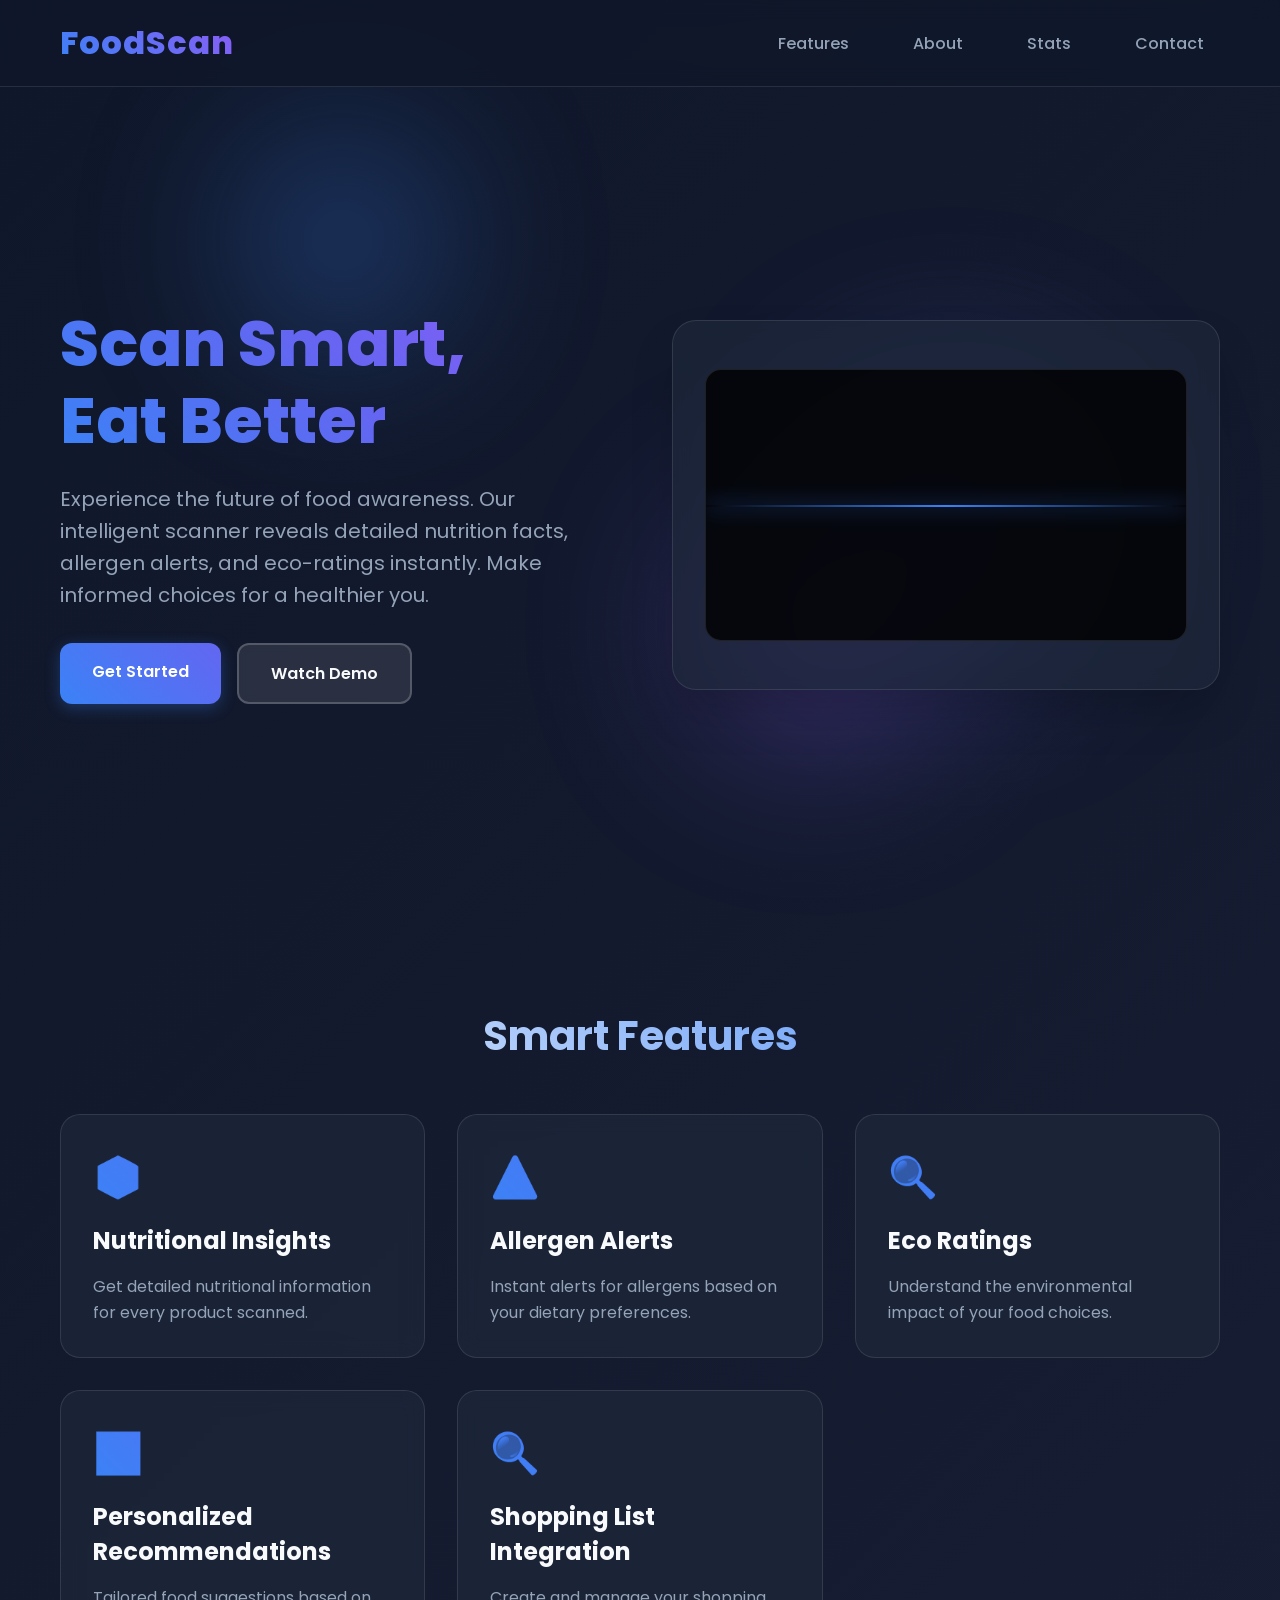
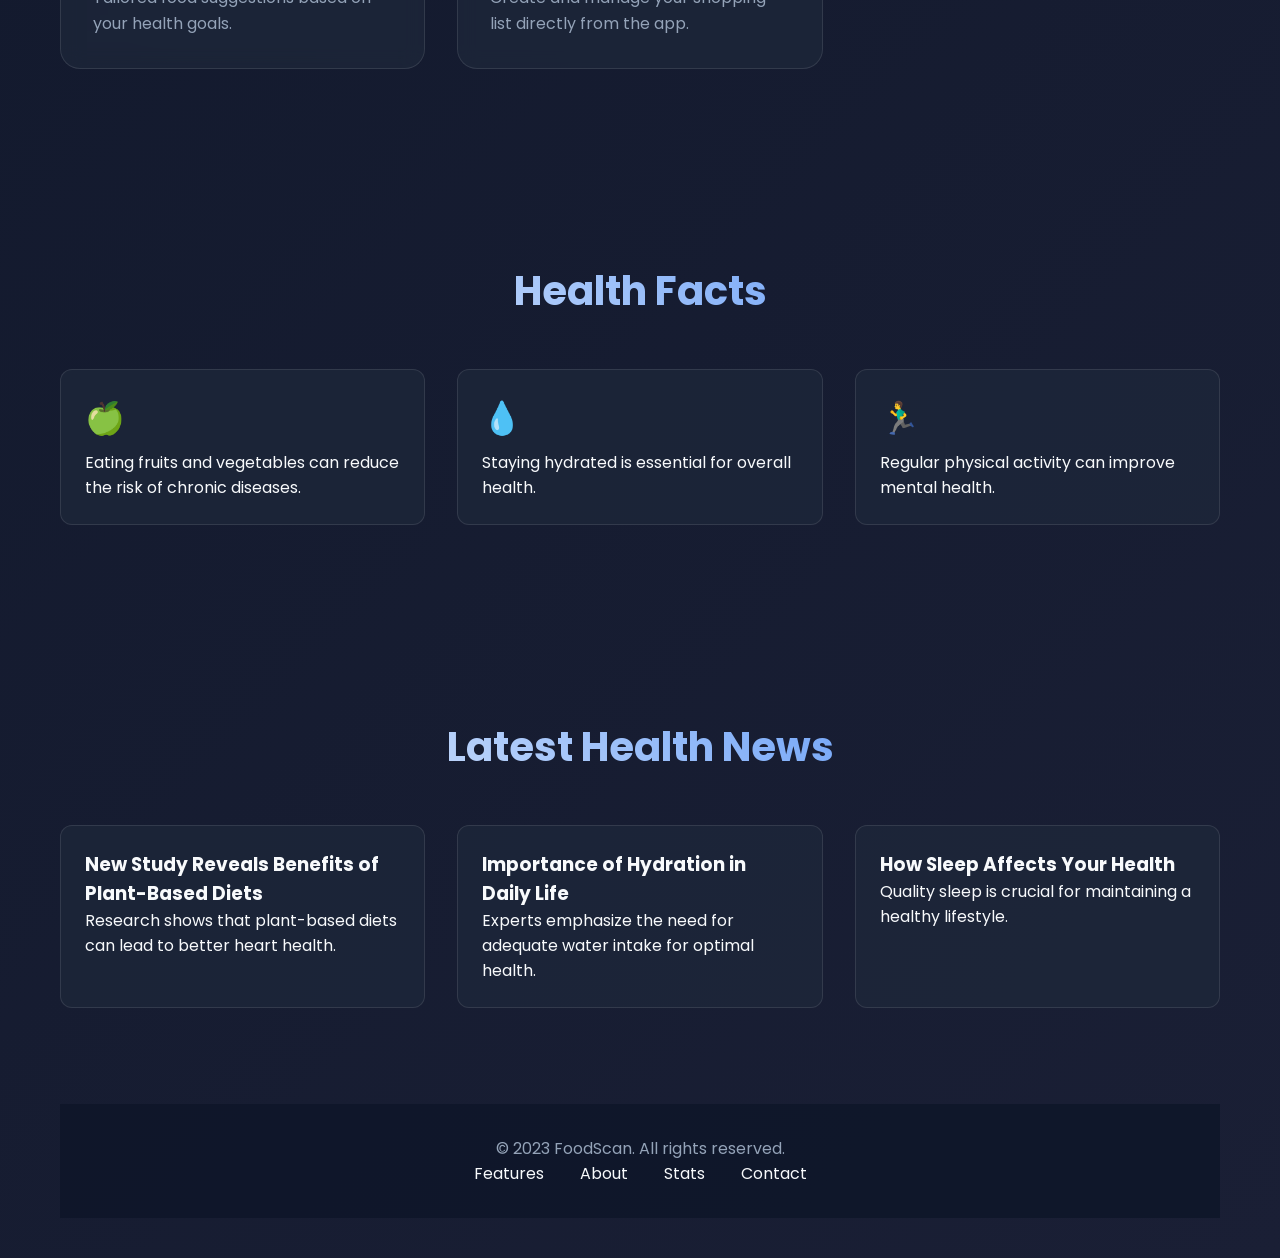
<file: target/classes/static/foodScan.html>
<!DOCTYPE html>
<html lang="en">
<head>
    <meta charset="UTF-8">
    <meta name="viewport" content="width=device-width, initial-scale=1.0">
    <title>FoodScan - Smart Food Scanner</title>
    <style>
        @import url('https://fonts.googleapis.com/css2?family=Poppins:wght@300;400;500;600;700;800&display=swap');

        * {
            margin: 0;
            padding: 0;
            box-sizing: border-box;
            font-family: 'Poppins', sans-serif;
        }

        :root {
            --bg-primary: #0f172a;
            --bg-secondary: #1e293b;
            --text-primary: #f8fafc;
            --text-secondary: #94a3b8;
            --accent-1: #3b82f6;
            --accent-2: #6366f1;
            --accent-3: #8b5cf6;
            --card-bg: rgba(30, 41, 59, 0.7);
        }

        body {
            background: linear-gradient(135deg, var(--bg-primary), #1a1f35);
            color: var(--text-primary);
            min-height: 100vh;
            overflow-x: hidden;
        }

        /* Animated Background */
        .animated-bg {
            position: fixed;
            top: 0;
            left: 0;
            width: 100%;
            height: 100%;
            z-index: -1;
            opacity: 0.5;
        }

        .gradient-sphere {
            position: absolute;
            border-radius: 50%;
            filter: blur(80px);
        }

        .sphere-1 {
            top: 10%;
            left: 15%;
            width: 300px;
            height: 300px;
            background: radial-gradient(circle, var(--accent-1), transparent 70%);
            animation: floatAnimation 8s infinite alternate;
        }

        .sphere-2 {
            bottom: 20%;
            right: 10%;
            width: 400px;
            height: 400px;
            background: radial-gradient(circle, var(--accent-2), transparent 70%);
            animation: floatAnimation 10s infinite alternate-reverse;
        }

        .sphere-3 {
            top: 50%;
            left: 50%;
            width: 350px;
            height: 350px;
            background: radial-gradient(circle, var(--accent-3), transparent 70%);
            animation: floatAnimation 12s infinite alternate;
        }

        @keyframes floatAnimation {
            0% {
                transform: translate(0, 0) scale(1);
            }
            100% {
                transform: translate(30px, 30px) scale(1.1);
            }
        }

        .header {
            background: rgba(15, 23, 42, 0.8);
            backdrop-filter: blur(10px);
            padding: 1.2rem;
            position: fixed;
            width: 100%;
            top: 0;
            z-index: 100;
            border-bottom: 1px solid rgba(255, 255, 255, 0.1);
        }

        .header-content {
            max-width: 1200px;
            margin: 0 auto;
            display: flex;
            justify-content: space-between;
            align-items: center;
            padding: 0 20px;
        }

        .logo {
            font-size: 2rem;
            font-weight: 800;
            background: linear-gradient(45deg, var(--accent-1), var(--accent-3));
            -webkit-background-clip: text;
            -webkit-text-fill-color: transparent;
            letter-spacing: 1px;
            text-decoration: none;
        }

        .nav-links {
            display: flex;
            gap: 2rem;
        }

        .nav-link {
            color: var(--text-secondary);
            text-decoration: none;
            font-weight: 500;
            transition: all 0.3s;
            padding: 0.5rem 1rem;
            border-radius: 8px;
            position: relative;
            overflow: hidden;
        }

        .nav-link:hover {
            color: var(--text-primary);
            background: rgba(255, 255, 255, 0.1);
        }

        .nav-link::before {
            content: '';
            position: absolute;
            bottom: 0;
            left: 0;
            width: 100%;
            height: 2px;
            background: linear-gradient(90deg, var(--accent-1), var(--accent-2));
            transform: scaleX(0);
            transition: transform 0.3s;
        }

        .nav-link:hover::before {
            transform: scaleX(1);
        }

        .main-container {
            max-width: 1200px;
            margin: 0 auto;
            padding: 100px 20px 40px;
        }

        .hero {
            min-height: 90vh;
            display: flex;
            align-items: center;
            position: relative;
        }

        .hero-content {
            display: grid;
            grid-template-columns: 1fr 1fr;
            gap: 4rem;
            align-items: center;
        }

        .hero-text {
            animation: slideUp 1s ease-out;
        }

        @keyframes slideUp {
            from {
                opacity: 0;
                transform: translateY(30px);
            }
            to {
                opacity: 1;
                transform: translateY(0);
            }
        }

        .hero-title {
            font-size: 4rem;
            font-weight: 800;
            line-height: 1.2;
            margin-bottom: 1.5rem;
            background: linear-gradient(45deg, var(--accent-1), var(--accent-2), var(--accent-3));
            -webkit-background-clip: text;
            -webkit-text-fill-color: transparent;
            animation: gradientFlow 8s linear infinite;
        }

        @keyframes gradientFlow {
            0% { background-position: 0% 50%; }
            50% { background-position: 100% 50%; }
            100% { background-position: 0% 50%; }
        }

        .hero-subtitle {
            font-size: 1.25rem;
            color: var(--text-secondary);
            margin-bottom: 2rem;
            line-height: 1.6;
        }

        .hero-buttons {
            display: flex;
            gap: 1rem;
        }

        .button {
            padding: 1rem 2rem;
            border-radius: 12px;
            font-size: 1rem;
            font-weight: 600;
            cursor: pointer;
            transition: all 0.3s;
            text-decoration: none;
            position: relative;
            overflow: hidden;
        }

        .button-primary {
            background: linear-gradient(45deg, var(--accent-1), var(--accent-2));
            color: white;
            border: none;
            box-shadow: 0 4px 15px rgba(59, 130, 246, 0.3);
        }

        .button-primary:hover {
            transform: translateY(-2px);
            box-shadow: 0 6px 20px rgba(59, 130, 246, 0.4);
        }

        .button-secondary {
            background: rgba(255, 255, 255, 0.1);
            color: var(--text-primary);
            border: 2px solid rgba(255, 255, 255, 0.2);
            backdrop-filter: blur(5px);
        }

        .button-secondary:hover {
            background: rgba(255, 255, 255, 0.15);
            transform: translateY(-2px);
            border-color: var(--accent-1);
        }

        .scanner-demo {
            background: var(--card-bg);
            border-radius: 24px;
            padding: 2rem;
            position: relative;
            backdrop-filter: blur(10px);
            border: 1px solid rgba(255, 255, 255, 0.1);
            box-shadow: 0 25px 50px -12px rgba(0, 0, 0, 0.25);
            animation: float 6s infinite ease-in-out;
        }

        @keyframes float {
            0%, 100% { transform: translateY(0); }
            50% { transform: translateY(-20px); }
        }

        .scan-window {
            aspect-ratio: 16/9;
            background: rgba(0, 0, 0, 0.8);
            border-radius: 16px;
            margin: 1rem 0;
            position: relative;
            overflow: hidden;
            border: 1px solid rgba(255, 255, 255, 0.1);
        }

        .scan-line {
            position: absolute;
            top: 50%;
            left: 0;
            width: 100%;
            height: 2px;
            background: linear-gradient(90deg, transparent, var(--accent-1), transparent);
            animation: scan 2s linear infinite;
            box-shadow: 0 0 20px var(--accent-1);
        }

        @keyframes scan {
            0% { transform: translateY(-100px); }
            100% { transform: translateY(100px); }
        }

        .section {
            padding: 6rem 0;
            position: relative;
        }

        .section-title {
            font-size: 2.5rem;
            text-align: center;
            margin-bottom: 3rem;
            background: linear-gradient(45deg, var(--text-primary), var(--accent-1));
            -webkit-background-clip: text;
            -webkit-text-fill-color: transparent;
        }

        .feature-grid {
            display: grid;
            grid-template-columns: repeat(auto-fit, minmax(280px, 1fr));
            gap: 2rem;
            margin-top: 3rem;
        }

        .feature-card {
            background: var(--card-bg);
            padding: 2rem;
            border-radius: 20px;
            backdrop-filter: blur(10px);
            border: 1px solid rgba(255, 255, 255, 0.1);
            transition: all 0.3s;
            cursor: pointer;
        }

        .feature-card:hover {
            transform: translateY(-10px);
            box-shadow: 0 20px 40px rgba(0, 0, 0, 0.2);
            border-color: var(--accent-1);
        }

        .feature-icon {
            font-size: 2.5rem;
            margin-bottom: 1rem;
            background: linear-gradient(45deg, var(--accent-1), var(--accent-2));
            -webkit-background-clip: text;
            -webkit-text-fill-color: transparent;
        }

        .feature-title {
            font-size: 1.5rem;
            margin-bottom: 1rem;
            color: var(--text-primary);
        }

        .feature-description {
            color: var(--text-secondary);
            line-height: 1.6;
        }

        .stats-section {
            display: grid;
            grid-template-columns: repeat(auto-fit, minmax(200px, 1fr));
            gap: 2rem;
            margin: 4rem 0;
            text-align: center;
        }

        .stat-item {
            padding: 2rem;
            background: var(--card-bg);
            border-radius: 20px;
            backdrop-filter: blur(10px);
            border: 1px solid rgba(255, 255, 255, 0.1);
        }

        .stat-number {
            font-size: 2.5rem;
            font-weight: 700;
            background: linear-gradient(45deg, var(--accent-1), var(--accent-2));
            -webkit-background-clip: text;
            -webkit-text-fill-color: transparent;
            margin-bottom: 0.5rem;
        }

        .stat-label {
            color: var(--text-secondary);
            font-size: 1.1rem;
        }

        @media (max-width: 968px) {
            .hero-content {
                grid-template-columns: 1fr;
                text-align: center;
                gap: 2rem;
            }

            .hero-buttons {
                justify-content: center;
            }

            .hero-title {
                font-size: 3rem;
            }

            .nav-links {
                display: none;
            }
        }

        @media (max-width: 480px) {
            .hero-title {
                font-size: 2.5rem;
            }

            .hero-buttons {
                flex-direction: column;
            }

            .button {
                width: 100%;
            }

            .section-title {
                font-size: 2rem;
            }
        }

        .fact-grid, .news-grid {
            display: grid;
            grid-template-columns: repeat(auto-fit, minmax(280px, 1fr));
            gap: 2rem;
            margin-top: 2rem;
        }

        .fact-card, .news-item {
            background: var(--card-bg);
            padding: 1.5rem;
            border-radius: 12px;
            border: 1px solid rgba(255, 255, 255, 0.1);
            transition: transform 0.3s;
        }

        .fact-card:hover, .news-item:hover {
            transform: translateY(-5px);
            box-shadow: 0 10px 20px rgba(0, 0, 0, 0.2);
        }

        .fact-icon {
            font-size: 2rem;
            margin-bottom: 0.5rem;
        }
    </style>
</head>
<body>
    <!-- Animated Background -->
    <div class="animated-bg">
        <div class="gradient-sphere sphere-1"></div>
        <div class="gradient-sphere sphere-2"></div>
        <div class="gradient-sphere sphere-3"></div>
    </div>

    <header class="header">
        <div class="header-content">
            <a href="#" class="logo">FoodScan</a>
            <nav class="nav-links">
                <a href="#features" class="nav-link">Features</a>
                <a href="#about" class="nav-link">About</a>
                <a href="#stats" class="nav-link">Stats</a>
                <a href="#contact" class="nav-link">Contact</a>
            </nav>
        </div>
    </header>

    <div class="main-container">
        <section class="hero">
            <div class="hero-content">
                <div class="hero-text">
                    <h1 class="hero-title">Scan Smart,<br>Eat Better</h1>
                    <p class="hero-subtitle">
                        Experience the future of food awareness. Our intelligent scanner 
                        reveals detailed nutrition facts, allergen alerts, and eco-ratings 
                        instantly. Make informed choices for a healthier you.
                    </p>
                    <div class="hero-buttons">
                        <a href="scanner.html" class="button button-primary" onclick="logGetStarted()">Get Started</a>
                        <a href="#learn" class="button button-secondary" onclick="logWatchDemo()">Watch Demo</a>
                    </div>
                </div>
                <div class="scanner-demo">
                    <div class="scan-window" style="background-image: url('https://imgs.search.brave.com/9pi30DFtP2kbfm8WItvsDUy_P8I4G4dJ4xRg-jHlySI/rs:fit:860:0:0:0/g:ce/aHR0cHM6Ly9jZG4u/ZXNhd2ViYi5vcmcv/YXJjaGl2ZXMvaW1h/Z2VzL3NjcmVlbi93/ZWljMjIxNmIuanBn'); animation: changeImage 10s infinite;">
                        <div class="scan-line"></div>
                    </div>
                </div>
            </div>
        </section>

        <section id="features" class="section">
            <h2 class="section-title">Smart Features</h2>
            <div class="feature-grid">
                <div class="feature-card">
                    <div class="feature-icon">📦</div>
                    <h3 class="feature-title">Nutritional Insights</h3>
                    <p class="feature-description">
                        Get detailed nutritional information for every product scanned.
                    </p>
                </div>
                <div class="feature-card">
                    <div class="feature-icon">⚠️</div>
                    <h3 class="feature-title">Allergen Alerts</h3>
                    <p class="feature-description">
                        Instant alerts for allergens based on your dietary preferences.
                    </p>
                </div>
                <div class="feature-card">
                    <div class="feature-icon">🔍</div>
                    <h3 class="feature-title">Eco Ratings</h3>
                    <p class="feature-description">
                        Understand the environmental impact of your food choices.
                    </p>
                </div>
                <div class="feature-card">
                    <div class="feature-icon">📊</div>
                    <h3 class="feature-title">Personalized Recommendations</h3>
                    <p class="feature-description">
                        Tailored food suggestions based on your health goals.
                    </p>
                </div>
                <div class="feature-card">
                    <div class="feature-icon">🔍</div>
                    <h3 class="feature-title">Shopping List Integration</h3>
                    <p class="feature-description">
                        Create and manage your shopping list directly from the app.
                    </p>
                </div>
            </div>
        </section>

        <section class="health-facts section">
            <h2 class="section-title">Health Facts</h2>
            <div class="fact-grid">
                <div class="fact-card">
                    <div class="fact-icon">🍏</div>
                    <p>Eating fruits and vegetables can reduce the risk of chronic diseases.</p>
                </div>
                <div class="fact-card">
                    <div class="fact-icon">💧</div>
                    <p>Staying hydrated is essential for overall health.</p>
                </div>
                <div class="fact-card">
                    <div class="fact-icon">🏃‍♂️</div>
                    <p>Regular physical activity can improve mental health.</p>
                </div>
            </div>
        </section>

        <section class="news section">
            <h2 class="section-title">Latest Health News</h2>
            <div class="news-grid">
                <div class="news-item">
                    <h3>New Study Reveals Benefits of Plant-Based Diets</h3>
                    <p>Research shows that plant-based diets can lead to better heart health.</p>
                </div>
                <div class="news-item">
                    <h3>Importance of Hydration in Daily Life</h3>
                    <p>Experts emphasize the need for adequate water intake for optimal health.</p>
                </div>
                <div class="news-item">
                    <h3>How Sleep Affects Your Health</h3>
                    <p>Quality sleep is crucial for maintaining a healthy lifestyle.</p>
                </div>
            </div>
        </section>

        <footer class="footer" style="background: rgba(15, 23, 42, 0.9); padding: 2rem 0; text-align: center;">
            <div class="footer-content">
                <p style="color: var(--text-secondary);">&copy; 2023 FoodScan. All rights reserved.</p>
                <nav class="footer-links">
                    <a href="#features" style="color: var(--text-primary); text-decoration: none; margin: 0 1rem; transition: color 0.3s;">Features</a>
                    <a href="#about" style="color: var(--text-primary); text-decoration: none; margin: 0 1rem; transition: color 0.3s;">About</a>
                    <a href="#stats" style="color: var(--text-primary); text-decoration: none; margin: 0 1rem; transition: color 0.3s;">Stats</a>
                    <a href="#contact" style="color: var(--text-primary); text-decoration: none; margin: 0 1rem; transition: color 0.3s;">Contact</a>
                </nav>
            </div>
        </footer>
    </div>
</body>
</html>
</file>
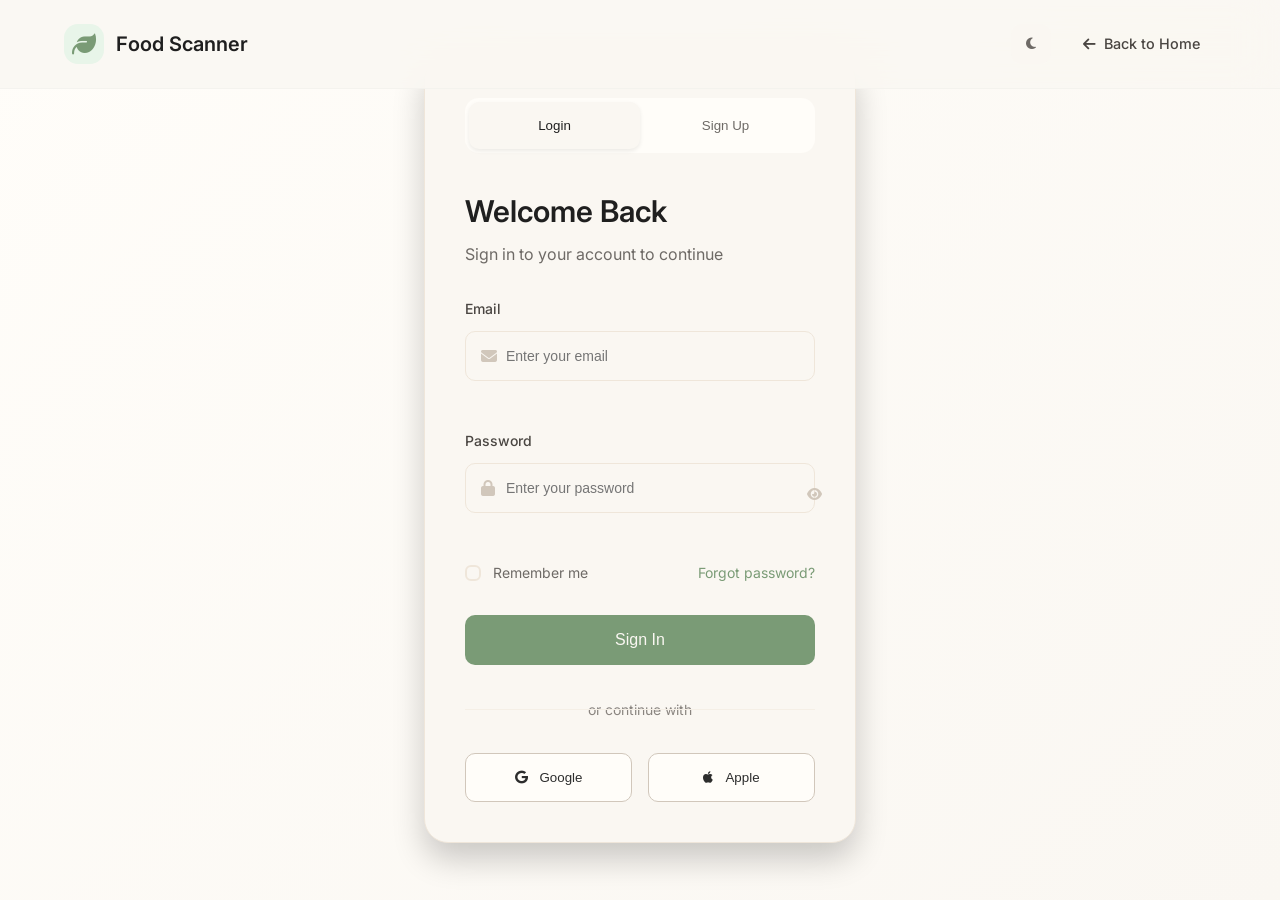
<file: src/main/resources/static/auth.html>
<!DOCTYPE html>
<html lang="en">
<head>
    <meta charset="UTF-8">
    <meta name="viewport" content="width=device-width, initial-scale=1.0">
    <title>Login / Sign Up - Food Scanner</title>
    <link rel="stylesheet" href="css/styles.css">
    <link href="https://fonts.googleapis.com/css2?family=Inter:wght@300;400;500;600;700&family=Poppins:wght@400;500;600;700&display=swap" rel="stylesheet">
    <link rel="stylesheet" href="https://cdnjs.cloudflare.com/ajax/libs/font-awesome/6.4.0/css/all.min.css">
</head>
<body class="auth-page">
    <!-- Navigation -->
    <nav class="navbar">
        <div class="nav-container">
            <div class="nav-logo">
                <i class="fas fa-leaf"></i>
                <span>Food Scanner</span>
            </div>
            
            <div class="nav-actions">
                <button class="theme-toggle" id="themeToggle">
                    <i class="fas fa-moon"></i>
                </button>
                <a href="index.html" class="btn-back">
                    <i class="fas fa-arrow-left"></i>
                    Back to Home
                </a>
            </div>
        </div>
    </nav>

    <!-- Auth Container -->
    <div class="auth-container">
        <div class="auth-card">
            <!-- Tab Navigation -->
            <div class="auth-tabs">
                <button class="tab-btn active" data-tab="login">Login</button>
                <button class="tab-btn" data-tab="signup">Sign Up</button>
            </div>

            <!-- Login Form -->
            <div class="tab-content active" id="login">
                <form class="auth-form" id="loginForm">
                    <h2>Welcome Back</h2>
                    <p class="auth-subtitle">Sign in to your account to continue</p>
                    
                    <div class="form-group">
                        <label for="login-email">Email</label>
                        <div class="input-wrapper">
                            <i class="fas fa-envelope"></i>
                            <input type="email" id="login-email" name="email" required placeholder="Enter your email">
                        </div>
                        <span class="error-message"></span>
                    </div>

                    <div class="form-group">
                        <label for="login-password">Password</label>
                        <div class="input-wrapper">
                            <i class="fas fa-lock"></i>
                            <input type="password" id="login-password" name="password" required placeholder="Enter your password">
                            <button type="button" class="toggle-password">
                                <i class="fas fa-eye"></i>
                            </button>
                        </div>
                        <span class="error-message"></span>
                    </div>

                    <div class="form-options">
                        <label class="checkbox-label">
                            <input type="checkbox" name="remember">
                            <span class="checkmark"></span>
                            Remember me
                        </label>
                        <a href="#" class="forgot-password">Forgot password?</a>
                    </div>

                    <button type="submit" class="btn-auth">
                        <span class="btn-text">Sign In</span>
                        <div class="btn-loader" style="display: none;">
                            <i class="fas fa-spinner fa-spin"></i>
                        </div>
                    </button>

                    <div class="divider">
                        <span>or continue with</span>
                    </div>

                    <div class="social-login">
                        <button type="button" class="btn-social google">
                            <i class="fab fa-google"></i>
                            Google
                        </button>
                        <button type="button" class="btn-social apple">
                            <i class="fab fa-apple"></i>
                            Apple
                        </button>
                    </div>
                </form>
            </div>

            <!-- Sign Up Form -->
            <div class="tab-content" id="signup">
                <form class="auth-form" id="signupForm">
                    <h2>Create Account</h2>
                    <p class="auth-subtitle">Join Food Scanner to start analyzing your food</p>
                    
                    <div class="form-group">
                        <label for="signup-name">Full Name</label>
                        <div class="input-wrapper">
                            <i class="fas fa-user"></i>
                            <input type="text" id="signup-name" name="name" required placeholder="Enter your full name">
                        </div>
                        <span class="error-message"></span>
                    </div>

                    <div class="form-group">
                        <label for="signup-email">Email</label>
                        <div class="input-wrapper">
                            <i class="fas fa-envelope"></i>
                            <input type="email" id="signup-email" name="email" required placeholder="Enter your email">
                        </div>
                        <span class="error-message"></span>
                    </div>

                    <div class="form-group">
                        <label for="signup-password">Password</label>
                        <div class="input-wrapper">
                            <i class="fas fa-lock"></i>
                            <input type="password" id="signup-password" name="password" required placeholder="Create a password">
                            <button type="button" class="toggle-password">
                                <i class="fas fa-eye"></i>
                            </button>
                        </div>
                        <span class="error-message"></span>
                        <div class="password-requirements">
                            <p>Password must:</p>
                            <ul>
                                <li class="requirement" data-requirement="length">Be at least 8 characters</li>
                                <li class="requirement" data-requirement="uppercase">Contain uppercase letter</li>
                                <li class="requirement" data-requirement="lowercase">Contain lowercase letter</li>
                                <li class="requirement" data-requirement="number">Contain number</li>
                            </ul>
                        </div>
                    </div>

                    <div class="form-group">
                        <label for="signup-confirm">Confirm Password</label>
                        <div class="input-wrapper">
                            <i class="fas fa-lock"></i>
                            <input type="password" id="signup-confirm" name="confirm" required placeholder="Confirm your password">
                            <button type="button" class="toggle-password">
                                <i class="fas fa-eye"></i>
                            </button>
                        </div>
                        <span class="error-message"></span>
                    </div>

                    <div class="form-options">
                        <label class="checkbox-label">
                            <input type="checkbox" name="terms" required>
                            <span class="checkmark"></span>
                            I agree to the <a href="#">Terms of Service</a> and <a href="#">Privacy Policy</a>
                        </label>
                    </div>

                    <button type="submit" class="btn-auth">
                        <span class="btn-text">Create Account</span>
                        <div class="btn-loader" style="display: none;">
                            <i class="fas fa-spinner fa-spin"></i>
                        </div>
                    </button>

                    <div class="divider">
                        <span>or sign up with</span>
                    </div>

                    <div class="social-login">
                        <button type="button" class="btn-social google">
                            <i class="fab fa-google"></i>
                            Google
                        </button>
                        <button type="button" class="btn-social apple">
                            <i class="fab fa-apple"></i>
                            Apple
                        </button>
                    </div>
                </form>
            </div>
        </div>
    </div>

    <script src="js/auth.js"></script>
</body>
</html>
</file>
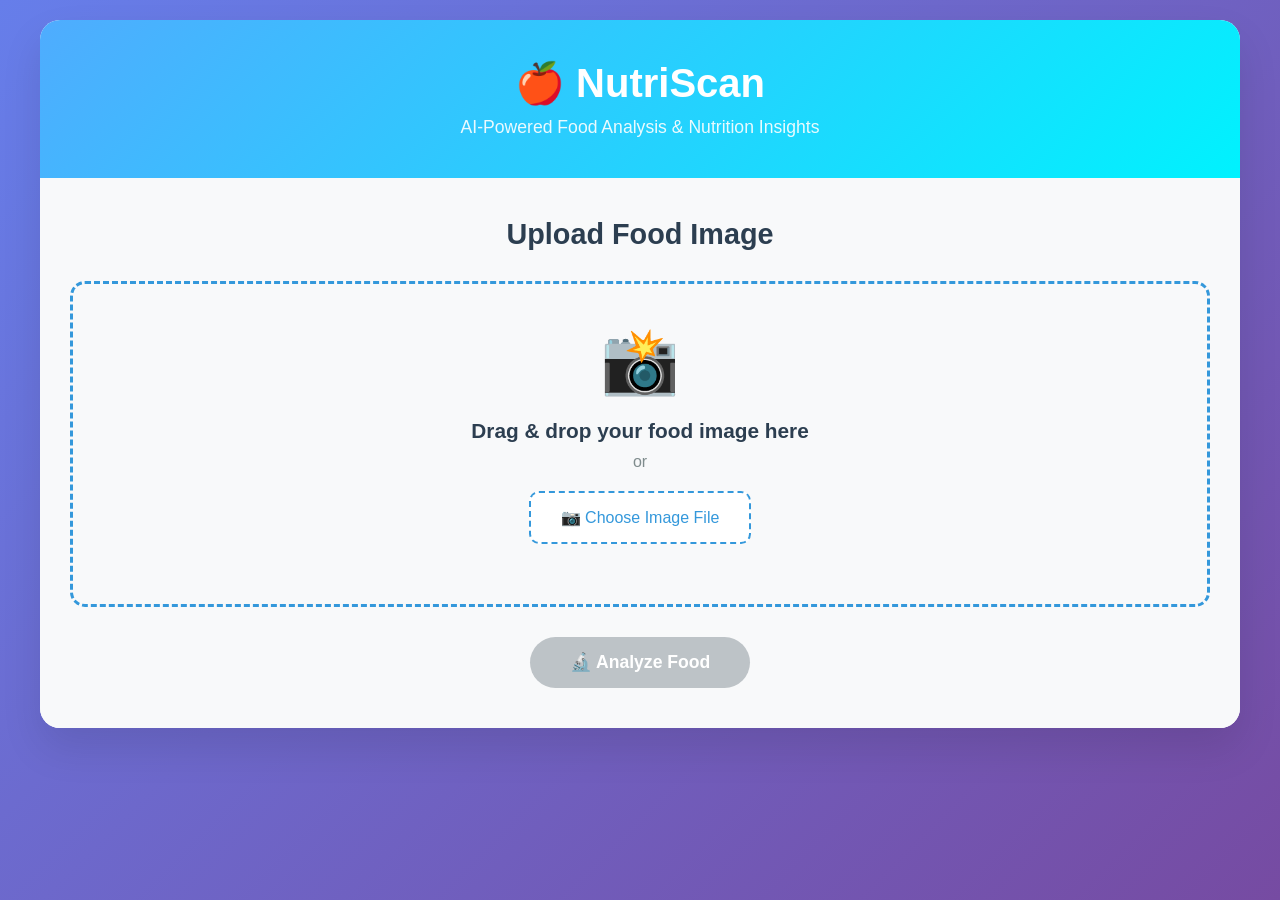
<file: src/main/resources/templates/test.html>
<!DOCTYPE html>
<html lang="en">
<head>
    <meta charset="UTF-8">
    <meta name="viewport" content="width=device-width, initial-scale=1.0">
    <title>Food Scanner</title>
    <style>
        * {
            margin: 0;
            padding: 0;
            box-sizing: border-box;
        }
        
        body {
            font-family: 'Segoe UI', Tahoma, Geneva, Verdana, sans-serif;
            background: linear-gradient(135deg, #667eea 0%, #764ba2 100%);
            min-height: 100vh;
            padding: 20px;
        }
        
        .container {
            max-width: 1200px;
            margin: 0 auto;
            background: white;
            border-radius: 20px;
            box-shadow: 0 20px 40px rgba(0, 0, 0, 0.1);
            overflow: hidden;
        }
        
        .header {
            background: linear-gradient(135deg, #4facfe 0%, #00f2fe 100%);
            color: white;
            padding: 40px 30px;
            text-align: center;
        }
        
        .header h1 {
            font-size: 2.5rem;
            margin-bottom: 10px;
            font-weight: 600;
        }
        
        .header p {
            font-size: 1.1rem;
            opacity: 0.9;
        }
        
        .upload-section {
            padding: 40px 30px;
            text-align: center;
            background: #f8f9fa;
        }
        
        .upload-section h2 {
            color: #2c3e50;
            margin-bottom: 30px;
            font-size: 1.8rem;
        }
        
        .file-input-wrapper {
            position: relative;
            display: inline-block;
            margin-bottom: 20px;
        }
        
        #imageInput {
            display: none;
        }
        
        .file-input-label {
            display: inline-block;
            padding: 15px 30px;
            background: white;
            border: 2px dashed #3498db;
            border-radius: 10px;
            cursor: pointer;
            transition: all 0.3s ease;
            font-weight: 500;
            color: #3498db;
        }
        
        .file-input-label:hover {
            background: #f0f8ff;
            border-color: #2980b9;
            transform: translateY(-2px);
        }
        
        .analyze-btn {
            background: linear-gradient(135deg, #667eea 0%, #764ba2 100%);
            color: white;
            border: none;
            padding: 15px 40px;
            font-size: 1.1rem;
            border-radius: 50px;
            cursor: pointer;
            transition: all 0.3s ease;
            font-weight: 600;
            box-shadow: 0 4px 15px rgba(102, 126, 234, 0.4);
        }
        
        .analyze-btn:hover {
            transform: translateY(-2px);
            box-shadow: 0 6px 20px rgba(102, 126, 234, 0.5);
        }
        
        .analyze-btn:active {
            transform: translateY(0);
        }
        
        .drop-zone {
            border: 3px dashed #3498db;
            border-radius: 15px;
            padding: 40px 20px;
            text-align: center;
            background: #f8f9fa;
            transition: all 0.3s ease;
            cursor: pointer;
            margin-bottom: 30px;
            position: relative;
            overflow: hidden;
        }
        
        .drop-zone:hover {
            border-color: #2980b9;
            background: #f0f8ff;
            transform: translateY(-2px);
        }
        
        .drop-zone.drag-over {
            border-color: #27ae60;
            background: #e8f8f5;
            transform: scale(1.02);
            box-shadow: 0 10px 30px rgba(39, 174, 96, 0.2);
        }
        
        .drop-zone-content {
            pointer-events: none;
        }
        
        .drop-icon {
            font-size: 4rem;
            margin-bottom: 20px;
            animation: float 3s ease-in-out infinite;
        }
        
        @keyframes float {
            0%, 100% { transform: translateY(0px); }
            50% { transform: translateY(-10px); }
        }
        
        .drop-text {
            font-size: 1.3rem;
            font-weight: 600;
            color: #2c3e50;
            margin-bottom: 10px;
        }
        
        .drop-subtext {
            font-size: 1rem;
            color: #7f8c8d;
            margin-bottom: 20px;
        }
        
        .file-input-wrapper {
            pointer-events: auto;
        }
        
        .analyze-btn:disabled {
            background: #bdc3c7;
            cursor: not-allowed;
            transform: none;
            box-shadow: none;
        }
        
        .analyze-btn:disabled:hover {
            background: #bdc3c7;
            transform: none;
            box-shadow: none;
        }
        
        .file-preview {
            margin-top: 20px;
            padding: 15px;
            background: white;
            border-radius: 10px;
            border: 2px solid #3498db;
            display: flex;
            align-items: center;
            gap: 15px;
        }
        
        .file-preview img {
            width: 80px;
            height: 80px;
            object-fit: cover;
            border-radius: 8px;
        }
        
        .file-preview-info {
            flex: 1;
        }
        
        .file-preview-name {
            font-weight: 600;
            color: #2c3e50;
            margin-bottom: 5px;
        }
        
        .file-preview-size {
            color: #7f8c8d;
            font-size: 0.9rem;
        }
        
        .remove-file {
            background: #e74c3c;
            color: white;
            border: none;
            padding: 8px 15px;
            border-radius: 5px;
            cursor: pointer;
            font-size: 0.9rem;
            transition: background 0.3s ease;
        }
        
        .remove-file:hover {
            background: #c0392b;
        }
        
        .results-section {
            padding: 30px;
            display: none;
        }
        
        .results-section.active {
            display: block;
        }
        
        .product-card {
            background: white;
            border-radius: 15px;
            box-shadow: 0 10px 30px rgba(0, 0, 0, 0.1);
            overflow: hidden;
            margin-bottom: 30px;
        }
        
        .product-header {
            background: linear-gradient(135deg, #f093fb 0%, #f5576c 100%);
            color: white;
            padding: 25px 30px;
        }
        
        .product-header h4 {
            font-size: 1.8rem;
            margin-bottom: 15px;
            font-weight: 600;
        }
        
        .product-info {
            display: grid;
            grid-template-columns: repeat(auto-fit, minmax(200px, 1fr));
            gap: 15px;
            margin-bottom: 20px;
        }
        
        .product-info p {
            background: rgba(255, 255, 255, 0.2);
            padding: 10px 15px;
            border-radius: 8px;
            backdrop-filter: blur(10px);
        }
        
        .product-info strong {
            display: block;
            font-size: 0.9rem;
            opacity: 0.9;
            margin-bottom: 5px;
        }
        
        .section-title {
            color: #2c3e50;
            font-size: 1.4rem;
            margin: 30px 0 20px 0;
            padding-bottom: 10px;
            border-bottom: 3px solid #3498db;
            font-weight: 600;
        }
        
        .scores-grid {
            display: grid;
            grid-template-columns: repeat(auto-fit, minmax(200px, 1fr));
            gap: 20px;
            margin-bottom: 30px;
        }
        
        .score-card {
            background: linear-gradient(135deg, #667eea 0%, #764ba2 100%);
            color: white;
            padding: 20px;
            border-radius: 12px;
            text-align: center;
            box-shadow: 0 5px 15px rgba(102, 126, 234, 0.3);
        }
        
        .score-value {
            font-size: 2.5rem;
            font-weight: bold;
            margin-bottom: 5px;
        }
        
        .score-label {
            font-size: 1rem;
            opacity: 0.9;
        }
        
        .nutrition-list {
            background: #f8f9fa;
            border-radius: 12px;
            padding: 20px;
            margin-bottom: 30px;
        }
        
        .nutrition-list ul {
            list-style: none;
            display: grid;
            grid-template-columns: repeat(auto-fit, minmax(250px, 1fr));
            gap: 15px;
        }
        
        .nutrition-list li {
            background: white;
            padding: 15px;
            border-radius: 8px;
            border-left: 4px solid #3498db;
            box-shadow: 0 2px 5px rgba(0, 0, 0, 0.1);
            transition: transform 0.3s ease, box-shadow 0.3s ease;
        }
        
        .nutrition-list li:hover {
            transform: translateY(-2px);
            box-shadow: 0 4px 10px rgba(0, 0, 0, 0.15);
        }
        
        .nutrition-list strong {
            color: #2c3e50;
            display: block;
            margin-bottom: 5px;
            font-weight: 600;
        }
        
        .nutrition-value {
            font-size: 1.1rem;
            color: #3498db;
            font-weight: 700;
        }
        
        .product-meta {
            background: #f8f9fa;
            border-radius: 12px;
            padding: 20px;
            margin-bottom: 30px;
        }
        
        .meta-grid {
            display: grid;
            grid-template-columns: repeat(auto-fit, minmax(200px, 1fr));
            gap: 15px;
        }
        
        .meta-item {
            background: white;
            padding: 15px;
            border-radius: 8px;
            border-left: 4px solid #9b59b6;
            box-shadow: 0 2px 5px rgba(0, 0, 0, 0.1);
        }
        
        .meta-item strong {
            color: #2c3e50;
            display: block;
            margin-bottom: 5px;
            font-weight: 600;
        }
        
        .meta-value {
            color: #9b59b6;
            font-weight: 600;
        }
        
        .ingredients-text {
            background: #fff3cd;
            border: 1px solid #ffeaa7;
            border-radius: 8px;
            padding: 15px;
            margin: 20px 0;
            font-style: italic;
            color: #856404;
        }
        
        .ingredients-text strong {
            color: #856404;
            display: block;
            margin-bottom: 8px;
            font-style: normal;
        }
        
        .ingredients-grid {
            display: grid;
            grid-template-columns: repeat(auto-fit, minmax(300px, 1fr));
            gap: 20px;
            margin-bottom: 30px;
        }
        
        .ingredient-card {
            background: white;
            border-radius: 12px;
            padding: 20px;
            box-shadow: 0 5px 15px rgba(0, 0, 0, 0.1);
            border-left: 4px solid #ddd;
            transition: transform 0.3s ease, box-shadow 0.3s ease;
        }
        
        .ingredient-card:hover {
            transform: translateY(-5px);
            box-shadow: 0 10px 25px rgba(0, 0, 0, 0.15);
        }
        
        .ingredient-card.low-risk {
            border-left-color: #27ae60;
        }
        
        .ingredient-card.medium-risk {
            border-left-color: #f39c12;
        }
        
        .ingredient-card.high-risk {
            border-left-color: #e74c3c;
        }
        
        .ingredient-card h6 {
            font-size: 1.2rem;
            margin-bottom: 15px;
            font-weight: 600;
        }
        
        .ingredient-card.low-risk h6 {
            color: #27ae60;
        }
        
        .ingredient-card.medium-risk h6 {
            color: #f39c12;
        }
        
        .ingredient-card.high-risk h6 {
            color: #e74c3c;
        }
        
        .ingredient-card p {
            margin-bottom: 10px;
            color: #555;
        }
        
        .ingredient-card strong {
            color: #2c3e50;
        }
        
        .risk-badge {
            display: inline-block;
            padding: 4px 12px;
            border-radius: 20px;
            font-size: 0.85rem;
            font-weight: 600;
            color: white;
        }
        
        .risk-badge.low {
            background: #27ae60;
        }
        
        .risk-badge.medium {
            background: #f39c12;
        }
        
        .risk-badge.high {
            background: #e74c3c;
        }
        
        .impact-score {
            display: inline-block;
            padding: 4px 12px;
            border-radius: 20px;
            font-size: 0.85rem;
            font-weight: 600;
            background: #ecf0f1;
            color: #2c3e50;
        }
        
        .ingredient-description {
            font-style: italic;
            color: #7f8c8d;
            margin-top: 10px;
            padding-top: 10px;
            border-top: 1px solid #ecf0f1;
        }
        
        .images-gallery {
            display: flex;
            flex-wrap: wrap;
            gap: 15px;
            margin-bottom: 30px;
        }
        
        .images-gallery img {
            width: 150px;
            height: 150px;
            object-fit: cover;
            border-radius: 12px;
            box-shadow: 0 5px 15px rgba(0, 0, 0, 0.1);
            transition: transform 0.3s ease, box-shadow 0.3s ease;
            cursor: pointer;
        }
        
        .images-gallery img:hover {
            transform: scale(1.05);
            box-shadow: 0 10px 25px rgba(0, 0, 0, 0.2);
        }
        
        .error-message {
            background: #e74c3c;
            color: white;
            padding: 20px;
            border-radius: 12px;
            text-align: center;
            margin: 20px 0;
        }
        
        @media (max-width: 768px) {
            body {
                padding: 10px;
            }
            
            .header h1 {
                font-size: 2rem;
            }
            
            .header, .upload-section, .results-section {
                padding: 20px;
            }
            
            .product-info {
                grid-template-columns: 1fr;
            }
            
            .scores-grid {
                grid-template-columns: 1fr;
            }
            
            .nutrition-list ul {
                grid-template-columns: 1fr;
            }
            
            .ingredients-grid {
                grid-template-columns: 1fr;
            }
            
            .images-gallery img {
                width: 120px;
                height: 120px;
            }
        }
    </style>
</head>
<body>
    <div class="container">
        <div class="header">
            <h1>🍎 NutriScan</h1>
            <p>AI-Powered Food Analysis & Nutrition Insights</p>
        </div>
        
        <div class="upload-section">
            <h2>Upload Food Image</h2>
            <div id="dropZone" class="drop-zone">
                <div class="drop-zone-content">
                    <div class="drop-icon">📸</div>
                    <p class="drop-text">Drag & drop your food image here</p>
                    <p class="drop-subtext">or</p>
                    <div class="file-input-wrapper">
                        <label for="imageInput" class="file-input-label">
                            📷 Choose Image File
                        </label>
                        <input type="file" id="imageInput" accept="image/*">
                    </div>
                </div>
            </div>
            <button class="analyze-btn" onclick="uploadImage()" id="analyzeBtn" disabled>
                🔬 Analyze Food
            </button>
        </div>

        <div id="result" class="results-section">
            <div id="productInfo"></div>
        </div>
    </div>

    <script>

        // Drag and drop functionality
        const dropZone = document.getElementById('dropZone');
        const fileInput = document.getElementById('imageInput');
        const analyzeBtn = document.getElementById('analyzeBtn');

        // Prevent default drag behaviors
        ['dragenter', 'dragover', 'dragleave', 'drop'].forEach(eventName => {
            dropZone.addEventListener(eventName, preventDefaults, false);
            document.body.addEventListener(eventName, preventDefaults, false);
        });

        // Highlight drop zone when item is dragged over it
        ['dragenter', 'dragover'].forEach(eventName => {
            dropZone.addEventListener(eventName, highlight, false);
        });

        ['dragleave', 'drop'].forEach(eventName => {
            dropZone.addEventListener(eventName, unhighlight, false);
        });

        // Handle dropped files
        dropZone.addEventListener('drop', handleDrop, false);
        
        // Handle file selection
        fileInput.addEventListener('change', handleFileSelect, false);

        function preventDefaults(e) {
            e.preventDefault();
            e.stopPropagation();
        }

        function highlight(e) {
            dropZone.classList.add('drag-over');
        }

        function unhighlight(e) {
            dropZone.classList.remove('drag-over');
        }

        function handleDrop(e) {
            const dt = e.dataTransfer;
            const files = dt.files;
            handleFiles(files);
        }

        function handleFileSelect(e) {
            const files = e.target.files;
            handleFiles(files);
        }

        function handleFiles(files) {
            if (files.length > 0) {
                const file = files[0];
                
                // Check if file is an image
                if (!file.type.startsWith('image/')) {
                    alert('Please select an image file');
                    return;
                }
                
                // Check file size (limit to 10MB)
                if (file.size > 10 * 1024 * 1024) {
                    alert('File size must be less than 10MB');
                    return;
                }
                
                // Update file input
                fileInput.files = files;
                
                // Show file preview
                showFilePreview(file);
                
                // Enable analyze button
                analyzeBtn.disabled = false;
            }
        }

        function showFilePreview(file) {
            // Remove existing preview if any
            const existingPreview = dropZone.querySelector('.file-preview');
            if (existingPreview) {
                existingPreview.remove();
            }
            
            // Create preview element
            const reader = new FileReader();
            reader.onload = function(e) {
                const preview = document.createElement('div');
                preview.className = 'file-preview';
                preview.innerHTML = `
                    <img src="${e.target.result}" alt="Preview">
                    <div class="file-preview-info">
                        <div class="file-preview-name">${file.name}</div>
                        <div class="file-preview-size">${formatFileSize(file.size)}</div>
                    </div>
                    <button class="remove-file" onclick="removeFile()">Remove</button>
                `;
                dropZone.appendChild(preview);
            };
            reader.readAsDataURL(file);
        }

        function removeFile() {
            // Clear file input
            fileInput.value = '';
            
            // Remove preview
            const preview = dropZone.querySelector('.file-preview');
            if (preview) {
                preview.remove();
            }
            
            // Disable analyze button
            analyzeBtn.disabled = true;
        }

        function formatFileSize(bytes) {
            if (bytes === 0) return '0 Bytes';
            const k = 1024;
            const sizes = ['Bytes', 'KB', 'MB', 'GB'];
            const i = Math.floor(Math.log(bytes) / Math.log(k));
            return parseFloat((bytes / Math.pow(k, i)).toFixed(2)) + ' ' + sizes[i];
        }

        async function uploadImage() {
            const file = fileInput.files[0];

            if (!file) {
                alert("Select an image");
                return;
            }

            // Disable button during upload
            analyzeBtn.disabled = true;
            analyzeBtn.textContent = '🔄 Analyzing...';

            const formData = new FormData();
            formData.append("image", file);

            try {
                const response = await fetch(
                    "http://localhost:8080/api/v1/analysis/image",
                    {
                        method: "POST",
                        body: formData
                    }
                );

                if (!response.ok) {
                    throw new Error(`HTTP error! status: ${response.status}`);
                }

                const result = await response.json();
                displayProductInfo(result);

            } catch (error) {
                console.error(error);
                alert("Upload failed: " + error.message);
            } finally {
                // Re-enable button
                analyzeBtn.disabled = false;
                analyzeBtn.textContent = '🔬 Analyze Food';
            }
        }

        function displayProductInfo(product) {
            const resultDiv = document.getElementById("result");
            const productInfoDiv = document.getElementById("productInfo");
            console.log(product);
            resultDiv.classList.add('active');
            
            // Check if product exists and has required properties
            if (!product || typeof product !== 'object') {
                productInfoDiv.innerHTML = '<div class="error-message">❌ Invalid product data received</div>';
                return;
            }
            
            // Extract product details from nested structure
            const productDetails = product.product_details || product;
            
            let html = `
                <div class="product-card">
                    <div class="product-header">
                        <h4>${productDetails.productName || 'Unknown Product'}</h4>
                        <div class="product-info">
                            <p><strong>Brand</strong> ${productDetails.brand || 'N/A'}</p>
                            <p><strong>Category</strong> ${productDetails.category || 'N/A'}</p>
                            <p><strong>Price</strong> ₹${productDetails.price || 'N/A'}</p>
                            <p><strong>Source</strong> ${productDetails.source || 'N/A'}</p>
                        </div>
                    </div>
                    <div style="padding: 30px;">`;
            
            // Add ingredients text if available
            if (productDetails.ingredientsText) {
                html += `
                        <div class="ingredients-text">
                            <strong>📝 Ingredients List:</strong>
                            ${productDetails.ingredientsText}
                        </div>`;
            }
            
            // Add product metadata
            html += `
                        <div class="product-meta">
                            <h5 class="section-title">📋 Product Information</h5>
                            <div class="meta-grid">
                                <div class="meta-item">
                                    <strong>Product ID</strong>
                                    <div class="meta-value">${productDetails.id || 'N/A'}</div>
                                </div>
                                <div class="meta-item">
                                    <strong>Barcode</strong>
                                    <div class="meta-value">${productDetails.barcode || 'N/A'}</div>
                                </div>
                                <div class="meta-item">
                                    <strong>Created</strong>
                                    <div class="meta-value">${productDetails.createdAt ? new Date(productDetails.createdAt).toLocaleDateString() : 'N/A'}</div>
                                </div>
                                <div class="meta-item">
                                    <strong>Updated</strong>
                                    <div class="meta-value">${productDetails.updatedAt ? new Date(productDetails.updatedAt).toLocaleDateString() : 'N/A'}</div>
                                </div>
                            </div>
                        </div>`;
            
            // Add scores if available
            if (product.ingredientScore !== undefined || product.nutrientScore !== undefined) {
                html += `
                        <h5 class="section-title">📊 Health Scores</h5>
                        <div class="scores-grid">`;
                
                if (product.ingredientScore !== undefined) {
                    html += `
                            <div class="score-card">
                                <div class="score-value">${product.ingredientScore}</div>
                                <div class="score-label">Ingredient Score</div>
                            </div>`;
                }
                
                if (product.nutrientScore !== undefined) {
                    html += `
                            <div class="score-card">
                                <div class="score-value">${product.nutrientScore}</div>
                                <div class="score-label">Nutrient Score</div>
                            </div>`;
                }
                
                html += `</div>`;
            }
            
            // Add nutrition facts if available
            if (productDetails.nutritionFact && typeof productDetails.nutritionFact === 'object') {
                html += `
                        <h5 class="section-title">🥗 Nutrition Facts${productDetails.nutritionFact.serving_size ? ` (per ${productDetails.nutritionFact.serving_size})` : ''}</h5>
                        <div class="nutrition-list">
                            <ul>`;
            
                // Display all non-null nutrition values
                const nutritionLabels = {
                energy_kcal: { label: 'Energy', unit: 'kcal' },
                protein_g: { label: 'Protein', unit: 'g' },
                carbohydrates_g: { label: 'Carbohydrates', unit: 'g' },
                fat_g: { label: 'Total Fat', unit: 'g' },
                saturated_fat_g: { label: 'Saturated Fat', unit: 'g' },
                trans_fat_g: { label: 'Trans Fat', unit: 'g' },
                monounsaturated_fat_g: { label: 'Monounsaturated Fat', unit: 'g' },
                polyunsaturated_fat_g: { label: 'Polyunsaturated Fat', unit: 'g' },
                cholesterol_mg: { label: 'Cholesterol', unit: 'mg' },
                sodium_mg: { label: 'Sodium', unit: 'mg' },
                potassium_mg: { label: 'Potassium', unit: 'mg' },
                fiber_g: { label: 'Dietary Fiber', unit: 'g' },
                sugars_g: { label: 'Sugars', unit: 'g' },
                added_sugars_g: { label: 'Added Sugars', unit: 'g' },
                calcium_mg: { label: 'Calcium', unit: 'mg' },
                iron_mg: { label: 'Iron', unit: 'mg' },
                vitamin_a: { label: 'Vitamin A', unit: '' },
                vitamin_b12: { label: 'Vitamin B12', unit: '' },
                vitamin_c: { label: 'Vitamin C', unit: '' },
                vitamin_d: { label: 'Vitamin D', unit: '' },
                caffeine_mg: { label: 'Caffeine', unit: 'mg' }
            };
            
                for (const [key, value] of Object.entries(productDetails.nutritionFact)) {
                    if (value !== null && value !== undefined && nutritionLabels[key]) {
                        const label = nutritionLabels[key].label;
                        const unit = nutritionLabels[key].unit;
                        html += `<li><strong>${label}:</strong> <span class="nutrition-value">${value}${unit}</span></li>`;
                    }
                }
                
                html += `</ul>
                        </div>`;
            }
            
            // Add ingredients analysis if available
            if (productDetails.ingredients && Array.isArray(productDetails.ingredients)) {
                html += `
                        <h5 class="section-title">🧪 Ingredients Analysis</h5>
                        <div class="ingredients-grid">
                `;
                
                productDetails.ingredients.forEach(ingredient => {
                    if (ingredient && typeof ingredient === 'object') {
                        const riskClass = ingredient.riskLevel === 'high' ? 'high-risk' : 
                                        ingredient.riskLevel === 'medium' ? 'medium-risk' : 'low-risk';
                        html += `
                            <div class="ingredient-card ${riskClass}">
                                <h6>${ingredient.name || 'Unknown Ingredient'}</h6>
                                <p><strong>Category:</strong> ${ingredient.category || 'N/A'}</p>
                                <p><strong>Risk Level:</strong> <span class="risk-badge ${ingredient.riskLevel || 'low'}">${ingredient.riskLevel || 'N/A'}</span></p>
                                <p><strong>Impact Score:</strong> <span class="impact-score">${ingredient.impactScore || 'N/A'}</span></p>
                                <p class="ingredient-description">${ingredient.description || 'No description available'}</p>
                            </div>
                        `;
                    }
                });
                
                html += `
                        </div>`;
            }
            
            // Add product images if available
            if (productDetails.productImage && Array.isArray(productDetails.productImage)) {
                html += `
                        <h5 class="section-title">📸 Product Images</h5>
                        <div class="images-gallery">
                `;
                
                productDetails.productImage.forEach(image => {
                    if (image && image.imageUrl) {
                        html += `<img src="${image.imageUrl}" alt="Product image" onclick="window.open('${image.imageUrl}', '_blank')">`;
                    }
                });
                
                html += `
                        </div>`;
            }
            
            html += `
                    </div>
                </div>
            `;
            
            productInfoDiv.innerHTML = html;
        }

    </script>

</body>
</html>
</file>
<file: src/main/resources/static/css/styles.css>
/* Reset and Base Styles */
* {
    margin: 0;
    padding: 0;
    box-sizing: border-box;
}

:root {
    /* Warm Wellness Color Palette */
    --warm-white: #FAF7F2;
    --cream: #F5EFE6;
    --light-ivory: #FFFDF9;
    --soft-sand: #EFE6DA;
    --warm-beige: #E8DDCF;
    --light-peach: #F7E8DD;
    
    /* Primary Colors */
    --primary: #7A9B76;
    --primary-light: #94b590;
    --primary-dark: #6F8A6A;
    
    /* Accent Colors */
    --accent: #D97B4D;
    --accent-light: #E08E79;
    --accent-dark: #c06a3e;
    
    /* Neutral Colors */
    --neutral-50: #FFFDF9;   /* Primary background */
    --neutral-100: #FAF7F2;  /* Secondary surface */
    --neutral-200: #F5EFE6;  /* Elevated bg */
    --neutral-300: #EFE6DA;  /* Hover surfaces */
    --neutral-400: #D1C7BB;  /* Borders */
    --neutral-500: #8A8580;  /* Disabled text */
    --neutral-600: #6E6A66;  /* Muted text */
    --neutral-700: #4A4642;  /* Sub-text */
    --neutral-800: #2D2D2D;  /* Secondary text */
    --neutral-900: #1F1F1F;  /* Primary text */

    /* Missing Gray Mappings for Premium Theme */
    --gray-50: var(--neutral-50);
    --gray-100: var(--neutral-100);
    --gray-200: var(--neutral-200);
    --gray-300: var(--neutral-300);
    --gray-400: var(--neutral-400);
    --gray-500: var(--neutral-500);
    --gray-600: var(--neutral-600);
    --gray-700: var(--neutral-700);
    --gray-800: var(--neutral-800);
    --gray-900: var(--neutral-900);

    /* Missing Red Mappings */
    --red-100: #ffebee;
    --red-500: #C96B5C;
    --red-600: #C96B5C;
    --red-700: #a35043;
    
    /* Status Colors */
    --success: #7BAE7F;
    --success-light: #e8f5e9;
    --warning: #D9A441;
    --warning-light: #fff3e0;
    --danger: #C96B5C;
    --danger-light: #ffebee;
    
    /* Gradients */
    --gradient-primary: linear-gradient(135deg, var(--primary) 0%, var(--primary-dark) 100%);
    --gradient-accent: linear-gradient(135deg, var(--accent-light) 0%, var(--accent) 100%);
    --gradient-warm: linear-gradient(135deg, var(--neutral-50) 0%, var(--neutral-100) 100%);
    --gradient-soft: linear-gradient(135deg, var(--neutral-200) 0%, var(--neutral-300) 100%);
    
    /* Spacing System */
    --space-1: 0.25rem;
    --space-2: 0.5rem;
    --space-3: 0.75rem;
    --space-4: 1rem;
    --space-5: 1.25rem;
    --space-6: 1.5rem;
    --space-8: 2rem;
    --space-10: 2.5rem;
    --space-12: 3rem;
    --space-16: 4rem;
    --space-20: 5rem;
    --space-24: 6rem;
    
    /* Typography */
    --font-primary: 'Inter', -apple-system, BlinkMacSystemFont, sans-serif;
    --font-display: 'General Sans', 'Inter', -apple-system, BlinkMacSystemFont, sans-serif;
    --font-secondary: var(--font-display);
    
    /* Font Sizes */
    --text-xs: 0.75rem;
    --text-sm: 0.875rem;
    --text-base: 1rem;
    --text-lg: 1.125rem;
    --text-xl: 1.25rem;
    --text-2xl: 1.5rem;
    --text-3xl: 1.875rem;
    --text-4xl: 2.25rem;
    --text-5xl: 3rem;
    
    /* Line Heights */
    --leading-tight: 1.25;
    --leading-normal: 1.5;
    --leading-relaxed: 1.75;
    
    /* Shadows */
    --shadow-color: 0, 0, 0;
    --shadow-xs: 0 1px 2px rgba(var(--shadow-color), 0.05);
    --shadow-sm: 0 2px 4px rgba(var(--shadow-color), 0.08);
    --shadow-md: 0 4px 12px rgba(var(--shadow-color), 0.12);
    --shadow-lg: 0 8px 24px rgba(var(--shadow-color), 0.15);
    --shadow-xl: 0 16px 32px rgba(var(--shadow-color), 0.2);
    --shadow-2xl: 0 24px 48px rgba(var(--shadow-color), 0.25);
    
    /* Border Radius */
    --radius-sm: 0.375rem;
    --radius-md: 0.625rem;
    --radius-lg: 0.875rem;
    --radius-xl: 1.25rem; /* 20px corners */
    --radius-2xl: 1.5rem;
    --radius-3xl: 2rem;
    --radius-full: 9999px;
    
    /* Transitions */
    --transition-fast: 200ms ease;
    --transition-normal: 300ms ease;
    --transition-slow: 500ms ease;
    --transition-spring: 400ms cubic-bezier(0.175, 0.885, 0.32, 1.275);
    
    --card-highlight: inset 0 2px 4px rgba(255, 255, 255, 0.6);
}

/* Dark Mode Variables */
[data-theme="dark"] {
    --warm-white: #121212;   /* Primary background */
    --cream: #1A1A1A;        /* Secondary surface */
    --light-ivory: #121212;
    --soft-sand: #1A1A1A;
    --warm-beige: #222222;   /* Elevated cards */
    --light-peach: #2A2A2A;
    
    --primary: #8FBF8F;      /* Sage green */
    --primary-light: #A3D3A3;
    --primary-dark: #6CA66C;
    
    --accent: #E0A15D;       /* Warm orange */
    --accent-light: #F2B472;
    --accent-dark: #C98B48;
    
    --neutral-50: #121212;   /* Darkest bg */
    --neutral-100: #1A1A1A;  /* Dark bg */
    --neutral-200: #222222;  /* Elevated bg */
    --neutral-300: #333333;  /* Hover surfaces */
    --neutral-400: #444444;  /* Borders */
    --neutral-500: #666666;  /* Disabled text */
    --neutral-600: #A0A0A0;  /* Muted text */
    --neutral-700: #D1D1D1;  /* Sub-text */
    --neutral-800: #E0E0E0;  /* Secondary text */
    --neutral-900: #F5F5F5;  /* Primary text */

    --success: #8FBF8F;
    --warning: #E0A15D;
    --danger: #D97C6C;       /* Soft red */

    /* Missing Red Mappings */
    --red-100: #3a1c18;
    --red-500: #D97C6C;
    --red-600: #D97C6C;
    
    --shadow-color: 0, 0, 0; /* Pure black for stronger contrast in dark mode */
    
    --nav-bg: rgba(18, 18, 18, 0.85);
    --nav-border: rgba(255, 255, 255, 0.08);
    --card-bg-alpha: rgba(34, 34, 34, 0.95);
    --card-highlight: inset 0 1px 1px rgba(255, 255, 255, 0.05);
}

/* Base Styles */
html {
    scroll-behavior: smooth;
}

body {
    font-family: var(--font-primary);
    font-size: var(--text-base);
    line-height: var(--leading-normal);
    color: var(--neutral-800);
    background: var(--warm-white);
    overflow-x: hidden;
    min-height: 100vh;
    -webkit-font-smoothing: antialiased;
    -moz-osx-font-smoothing: grayscale;
}

/* Typography */
h1, h2, h3, h4, h5, h6 {
    font-family: var(--font-display);
    font-weight: 700;
    line-height: var(--leading-tight);
    color: var(--neutral-900);
}

h4, h5, h6 {
    font-weight: 600;
}

h1 { font-size: var(--text-5xl); }
h2 { font-size: var(--text-4xl); }
h3 { font-size: var(--text-3xl); }
h4 { font-size: var(--text-2xl); }
h5 { font-size: var(--text-xl); }
h6 { font-size: var(--text-lg); }

p {
    color: var(--neutral-700);
    margin-bottom: var(--space-4);
    max-width: 65ch;
}

a {
    color: var(--primary);
    text-decoration: none;
    transition: color var(--transition-fast);
}

a:hover {
    color: var(--primary-dark);
}

/* Container */
.container {
    max-width: 1200px;
    margin: 0 auto;
    padding: 0 var(--space-6);
}

/* Button Styles */
.btn {
    display: inline-flex;
    align-items: center;
    justify-content: center;
    gap: var(--space-2);
    padding: var(--space-4) var(--space-8);
    border-radius: var(--radius-full);
    font-family: var(--font-primary);
    font-weight: 600;
    font-size: var(--text-base);
    line-height: 1.2;
    text-decoration: none;
    border: none;
    cursor: pointer;
    transition: all var(--transition-normal);
    position: relative;
    overflow: hidden;
}

.btn-primary {
    background: var(--gradient-primary);
    color: #FAF7F2;
    box-shadow: var(--shadow-md);
    border-radius: var(--radius-full);
}

.btn-primary:hover {
    transform: translateY(-2px);
    box-shadow: var(--shadow-lg);
}

.btn-secondary {
    background: var(--warm-beige);
    color: var(--neutral-900);
    border: 1px solid var(--neutral-300);
    box-shadow: var(--shadow-sm);
    border-radius: var(--radius-full);
}

.btn-secondary:hover {
    background: var(--neutral-300);
    border-color: var(--neutral-400);
    transform: translateY(-1px);
    box-shadow: var(--shadow-md);
}

/* Card Styles */
.card {
    background: var(--warm-white);
    border-radius: var(--radius-xl);
    box-shadow: var(--card-highlight), var(--shadow-sm);
    border: 1px solid var(--neutral-300);
    transition: all var(--transition-normal);
    overflow: hidden;
}

.card:hover {
    transform: translateY(-4px);
    box-shadow: var(--card-highlight), var(--shadow-xl);
}

.card-content {
    padding: var(--space-6);
}

/* Utility Classes */
.text-center { text-align: center; }
.text-left { text-align: left; }
.text-right { text-align: right; }

.font-light { font-weight: 300; }
.font-normal { font-weight: 400; }
.font-medium { font-weight: 500; }
.font-semibold { font-weight: 600; }
.font-bold { font-weight: 700; }

.rounded-sm { border-radius: var(--radius-sm); }
.rounded { border-radius: var(--radius-md); }
.rounded-lg { border-radius: var(--radius-lg); }
.rounded-xl { border-radius: var(--radius-xl); }
.rounded-2xl { border-radius: var(--radius-2xl); }
.rounded-full { border-radius: var(--radius-full); }

.shadow-sm { box-shadow: var(--shadow-sm); }
.shadow { box-shadow: var(--shadow-md); }
.shadow-lg { box-shadow: var(--shadow-lg); }
.shadow-xl { box-shadow: var(--shadow-xl); }

/* Container */
.container {
    max-width: 1200px;
    margin: 0 auto;
    padding: 0 var(--space-6);
}

/* Navigation - Elegant Glassmorphism */
.navbar {
    position: fixed;
    top: 0;
    left: 0;
    right: 0;
    background: var(--nav-bg, rgba(250, 247, 242, 0.85));
    backdrop-filter: blur(20px) saturate(180%);
    border-bottom: 1px solid var(--nav-border, rgba(232, 230, 227, 0.3));
    z-index: 1000;
    transition: all var(--transition-normal);
}

.navbar.scrolled {
    background: var(--nav-bg);
    box-shadow: var(--shadow-sm);
}

.nav-container {
    max-width: 1200px;
    margin: 0 auto;
    padding: 0 var(--space-6);
    display: flex;
    align-items: center;
    justify-content: space-between;
    height: 88px;
}

.nav-logo {
    display: flex;
    align-items: center;
    gap: var(--space-3);
    font-weight: 600;
    font-size: var(--text-xl);
    color: var(--neutral-900);
    font-family: var(--font-display);
    transition: all var(--transition-fast);
}

.nav-logo:hover {
    transform: translateY(-1px);
}

.nav-logo i {
    color: var(--primary);
    font-size: var(--text-2xl);
    background: var(--success-light);
    padding: var(--space-2);
    border-radius: var(--radius-lg);
}

.nav-menu {
    display: flex;
    align-items: center;
    gap: var(--space-8);
}

.nav-link {
    color: var(--neutral-600);
    text-decoration: none;
    font-weight: 500;
    font-size: var(--text-base);
    transition: all var(--transition-fast);
    position: relative;
    padding: var(--space-2) 0;
}

.nav-link:hover {
    color: var(--primary);
}

.nav-link::after {
    content: '';
    position: absolute;
    bottom: 0;
    left: 0;
    right: 0;
    height: 2px;
    background: var(--gradient-primary);
    border-radius: var(--radius-full);
    transform: scaleX(0);
    transition: transform var(--transition-spring);
}

.nav-link:hover::after {
    transform: scaleX(1);
}

.nav-actions {
    display: flex;
    align-items: center;
    gap: var(--space-4);
}

.btn-login,
.btn-get-started {
    display: inline-flex;
    align-items: center;
    text-decoration: none;
    padding: var(--space-3) var(--space-6);
    border-radius: var(--radius-lg);
    font-weight: 500;
    transition: all var(--transition-normal);
    font-size: var(--text-base);
}

.btn-login {
    background: transparent;
    color: var(--neutral-600);
}

.btn-login:hover {
    color: var(--neutral-900);
    background: var(--neutral-50);
}

.btn-get-started {
    background: var(--gradient-primary);
    color: #FAF7F2;
    box-shadow: var(--shadow-md);
}

.btn-get-started:hover {
    transform: translateY(-1px);
    box-shadow: var(--shadow-lg);
}

.theme-toggle {
    width: 40px;
    height: 40px;
    border-radius: var(--radius-lg);
    border: none;
    background: var(--neutral-100);
    color: var(--neutral-600);
    cursor: pointer;
    transition: all var(--transition-fast);
    display: flex;
    align-items: center;
    justify-content: center;
}

.theme-toggle:hover {
    background: var(--neutral-200);
    color: var(--neutral-900);
}

.btn-get-started {
    background: var(--primary);
    color: #FAF7F2;
    padding: var(--space-3) var(--space-6);
}

.btn-get-started:hover {
    background: var(--primary-dark);
    transform: translateY(-1px);
    box-shadow: var(--shadow-md);
}

/* Hero Section - Premium Wellness Aesthetic */
.hero {
    padding: calc(88px + var(--space-20)) 0 var(--space-24);
    min-height: 100vh;
    display: flex;
    align-items: center;
    position: relative;
    overflow: hidden;
    background: linear-gradient(135deg, var(--cream) 0%, var(--light-peach) 50%, var(--light-ivory) 100%);
}

.hero::before {
    content: '';
    position: absolute;
    top: -20%;
    right: -10%;
    width: 600px;
    height: 600px;
    background: radial-gradient(circle, var(--success-light) 0%, transparent 70%);
    opacity: 0.3;
    animation: float 8s ease-in-out infinite;
}

.hero::after {
    content: '';
    position: absolute;
    bottom: -20%;
    left: -10%;
    width: 500px;
    height: 500px;
    background: radial-gradient(circle, var(--accent-light) 0%, transparent 70%);
    opacity: 0.3;
    animation: float 8s ease-in-out infinite 4s;
}

@keyframes float {
    0%, 100% { transform: translateY(0) scale(1); }
    50% { transform: translateY(-20px) scale(1.05); }
}

.hero-container {
    max-width: 1200px;
    margin: 0 auto;
    padding: 0 var(--space-6);
    position: relative;
    z-index: 1;
}

.hero-content {
    display: grid;
    grid-template-columns: 1fr 1fr;
    gap: var(--space-16);
    align-items: center;
}

/* Hero Left Side */
.hero-left {
    max-width: 580px;
}

.hero-title {
    font-size: var(--text-5xl);
    font-weight: 700;
    line-height: var(--leading-tight);
    margin-bottom: var(--space-6);
    color: var(--neutral-900);
    font-family: var(--font-display);
    animation: fadeInUp 0.8s ease-out;
}

.hero-subtitle {
    font-size: var(--text-xl);
    color: var(--neutral-600);
    margin-bottom: var(--space-8);
    line-height: var(--leading-relaxed);
    animation: fadeInUp 0.8s ease-out 0.2s both;
}

.hero-features {
    display: grid;
    grid-template-columns: 1fr 1fr;
    gap: var(--space-4);
    margin-bottom: var(--space-10);
    animation: fadeInUp 0.8s ease-out 0.4s both;
}

.hero-feature {
    display: flex;
    align-items: center;
    gap: var(--space-3);
    color: var(--neutral-600);
    font-size: var(--text-base);
    font-weight: 500;
}

.hero-feature i {
    color: var(--primary);
    font-size: var(--text-lg);
    background: var(--success-light);
    padding: var(--space-2);
    border-radius: var(--radius-lg);
    min-width: 40px;
    height: 40px;
    display: flex;
    align-items: center;
    justify-content: center;
}

.hero-buttons {
    display: flex;
    gap: var(--space-4);
    animation: fadeInUp 0.8s ease-out 0.6s both;
}

@keyframes fadeInUp {
    from {
        opacity: 0;
        transform: translateY(30px);
    }
    to {
        opacity: 1;
        transform: translateY(0);
    }
}

.hero-trust {
    display: flex;
    align-items: center;
    gap: var(--space-3);
    color: var(--gray-500);
    font-size: 0.95rem;
}

.hero-trust i {
    color: var(--primary);
}

/* Hero Right Side - Elegant Product Analysis Card */
.hero-right {
    position: relative;
    display: flex;
    justify-content: center;
    align-items: center;
    min-height: 600px;
}

.product-card {
    background: var(--card-bg-alpha, rgba(250, 247, 242, 0.95));
    backdrop-filter: blur(20px) saturate(180%);
    border: 1px solid var(--nav-border, rgba(232, 230, 227, 0.3));
    border-radius: var(--radius-2xl);
    padding: var(--space-8);
    width: 420px;
    box-shadow: var(--shadow-xl);
    position: relative;
    animation: gentleFloat 6s ease-in-out infinite;
}

@keyframes gentleFloat {
    0%, 100% { transform: translateY(0); }
    50% { transform: translateY(-8px); }
}

.product-image {
    width: 100%;
    height: 220px;
    border-radius: var(--radius-xl);
    overflow: hidden;
    margin-bottom: var(--space-6);
    position: relative;
    background: var(--neutral-100);
}

.product-image img {
    width: 100%;
    height: 100%;
    object-fit: cover;
    transition: transform var(--transition-slow);
}

.product-card:hover .product-image img {
    transform: scale(1.02);
}

.product-header {
    display: flex;
    justify-content: space-between;
    align-items: flex-start;
    margin-bottom: var(--space-6);
}

.product-title {
    font-size: var(--text-2xl);
    font-weight: 600;
    color: var(--neutral-900);
    font-family: var(--font-display);
    line-height: var(--leading-tight);
}

.health-score {
    display: flex;
    flex-direction: column;
    align-items: center;
    background: var(--success-light);
    padding: var(--space-3);
    border-radius: var(--radius-xl);
    min-width: 80px;
}

.score-value {
    font-size: var(--text-2xl);
    font-weight: 700;
    color: var(--primary);
    line-height: 1;
}

.score-label {
    font-size: var(--text-xs);
    color: var(--neutral-600);
    font-weight: 500;
    margin-top: var(--space-1);
}

.product-badges {
    display: flex;
    flex-wrap: wrap;
    gap: var(--space-2);
    margin-bottom: var(--space-6);
}

.badge {
    padding: var(--space-1) var(--space-3);
    border-radius: var(--radius-full);
    font-size: var(--text-xs);
    font-weight: 600;
    text-transform: uppercase;
    letter-spacing: 0.5px;
    transition: all var(--transition-fast);
}

.badge.warning {
    background: var(--warning-light);
    color: var(--warning);
    border: 1px solid var(--accent);
}

.badge.danger {
    background: var(--danger-light);
    color: var(--danger);
    border: 1px solid var(--danger);
}

.badge.success {
    background: var(--success-light);
    color: var(--primary);
    border: 1px solid var(--primary);
}

.badge.info {
    background: var(--neutral-100);
    color: var(--neutral-600);
    border: 1px solid var(--neutral-300);
}

.nutrition-highlights {
    display: grid;
    grid-template-columns: repeat(3, 1fr);
    gap: var(--space-4);
    margin-bottom: var(--space-6);
}

.nutrition-item {
    text-align: center;
    padding: var(--space-3);
    background: var(--neutral-50);
    border-radius: var(--radius-lg);
    border: 1px solid var(--neutral-200);
}

.nutrition-label {
    display: block;
    font-size: var(--text-xs);
    color: var(--neutral-500);
    font-weight: 500;
    margin-bottom: var(--space-1);
    text-transform: uppercase;
    letter-spacing: 0.5px;
}

.nutrition-value {
    display: block;
    font-size: var(--text-lg);
    font-weight: 700;
    color: var(--neutral-900);
}

.product-recommendation {
    background: var(--gradient-warm);
    border: 1px solid var(--neutral-200);
    border-radius: var(--radius-xl);
    padding: var(--space-4);
    display: flex;
    align-items: flex-start;
    gap: var(--space-3);
}

.recommendation-icon {
    color: var(--primary);
    font-size: var(--text-lg);
    margin-top: var(--space-1);
}

.recommendation-text {
    font-size: var(--text-sm);
    color: var(--neutral-700);
    line-height: var(--leading-relaxed);
}

.recommendation-text strong {
    color: var(--neutral-900);
    font-weight: 600;
}

/* Floating Elements */
.floating-badge {
    position: absolute;
    background: var(--warm-white);
    border: 1px solid var(--neutral-200);
    border-radius: var(--radius-full);
    padding: var(--space-2) var(--space-4);
    display: flex;
    align-items: center;
    gap: var(--space-2);
    font-size: var(--text-sm);
    font-weight: 500;
    color: var(--neutral-700);
    box-shadow: var(--shadow-md);
    animation: gentleFloat 4s ease-in-out infinite;
}

.floating-badge i {
    color: var(--primary);
    font-size: var(--text-base);
}

.badge-1 {
    top: -20px;
    right: -40px;
    animation-delay: 0s;
}

.badge-2 {
    bottom: -20px;
    left: -40px;
    animation-delay: 1s;
}

.badge-3 {
    top: 50%;
    right: -60px;
    animation-delay: 2s;
}

/* Product Card */
.product-card {
    background: var(--warm-white);
    border: 1px solid var(--gray-200);
    border-radius: var(--radius-lg);
    padding: var(--space-8);
    width: 380px;
    box-shadow: var(--shadow-lg);
    transition: all var(--transition-normal);
}

.product-card:hover {
    transform: translateY(-4px);
    box-shadow: var(--shadow-xl);
}

.product-image {
    width: 100%;
    height: 200px;
    border-radius: var(--radius-lg);
    overflow: hidden;
    margin-bottom: var(--space-6);
}

.product-image img {
    width: 100%;
    height: 100%;
    object-fit: cover;
}

.product-header {
    display: flex;
    justify-content: space-between;
    align-items: flex-start;
    margin-bottom: var(--space-4);
}

.product-header h3 {
    font-size: 1.25rem;
    font-weight: 600;
    color: var(--gray-900);
    margin: 0;
}

.health-score {
    text-align: right;
}

.score-label {
    display: block;
    font-size: 0.75rem;
    color: var(--gray-500);
    text-transform: uppercase;
    letter-spacing: 0.5px;
}

.score-value {
    display: block;
    font-size: 1.1rem;
    font-weight: 600;
    color: var(--gray-900);
}

.product-badges {
    display: flex;
    flex-wrap: wrap;
    gap: var(--space-2);
    margin-bottom: var(--space-6);
}

.badge {
    padding: 4px 8px;
    border-radius: var(--radius-sm);
    font-size: 0.75rem;
    font-weight: 500;
    text-transform: uppercase;
    letter-spacing: 0.5px;
}

.badge.success {
    background: var(--success-light);
    color: var(--primary-dark);
}

.badge.warning {
    background: var(--yellow-100);
    color: var(--yellow-700);
}

.badge.danger {
    background: var(--red-100);
    color: var(--red-700);
}

.badge.info {
    background: var(--blue-100);
    color: var(--blue-700);
}

.nutrition-highlights {
    display: flex;
    justify-content: space-between;
    padding-top: var(--space-4);
    border-top: 1px solid var(--gray-200);
}

.nutrition-item {
    text-align: center;
}

.nutrition-label {
    display: block;
    font-size: 0.75rem;
    color: var(--gray-500);
    margin-bottom: var(--space-2);
}

.nutrition-value {
    display: block;
    font-size: 1rem;
    font-weight: 600;
    color: var(--gray-900);
}

/* Section Headers */
.section-header {
    text-align: center;
    margin-bottom: var(--space-12);
}

.section-header h2 {
    font-size: 2.5rem;
    font-weight: 600;
    color: var(--gray-900);
    margin-bottom: var(--space-4);
    font-family: var(--font-secondary);
}

.section-header p {
    font-size: 1.125rem;
    color: var(--gray-600);
    max-width: 600px;
    margin: 0 auto;
}

/* Features Section - Warm Modern Style */
.features {
    padding: var(--space-24) 0;
    background: var(--cream);
    position: relative;
    overflow: hidden;
}

.features::before {
    content: '';
    position: absolute;
    top: 0;
    left: 0;
    right: 0;
    height: 1px;
    background: linear-gradient(90deg, transparent, var(--neutral-300), transparent);
}

.features-container {
    max-width: 1200px;
    margin: 0 auto;
    padding: 0 var(--space-6);
}

.section-header {
    text-align: center;
    margin-bottom: var(--space-16);
}

.section-header h2 {
    font-size: var(--text-4xl);
    font-weight: 700;
    color: var(--neutral-900);
    margin-bottom: var(--space-4);
    font-family: var(--font-display);
}

.section-header p {
    font-size: var(--text-xl);
    color: var(--neutral-600);
    max-width: 600px;
    margin: 0 auto var(--space-6);
    line-height: var(--leading-relaxed);
}

.features-grid {
    display: grid;
    grid-template-columns: repeat(auto-fit, minmax(320px, 1fr));
    gap: var(--space-8);
}

.feature-card {
    background: var(--warm-white);
    border: 1px solid var(--neutral-200);
    border-radius: var(--radius-2xl);
    padding: var(--space-8);
    text-align: center;
    transition: all var(--transition-normal);
    cursor: pointer;
    position: relative;
    overflow: hidden;
}

.feature-card::before {
    content: '';
    position: absolute;
    top: 0;
    left: 0;
    right: 0;
    height: 4px;
    background: var(--gradient-primary);
    transform: scaleX(0);
    transition: transform var(--transition-spring);
    border-radius: var(--radius-full);
}

.feature-card:hover {
    transform: translateY(-8px);
    box-shadow: var(--shadow-xl);
    border-color: var(--neutral-300);
}

.feature-card:hover::before {
    transform: scaleX(1);
}

.feature-icon {
    width: 80px;
    height: 80px;
    margin: 0 auto var(--space-6);
    background: var(--success-light);
    border-radius: var(--radius-2xl);
    display: flex;
    align-items: center;
    justify-content: center;
    color: var(--primary);
    font-size: var(--text-3xl);
    transition: all var(--transition-normal);
}

.feature-card:hover .feature-icon {
    transform: scale(1.1);
    background: var(--primary);
    color: #FAF7F2;
}

.feature-card h3 {
    font-size: var(--text-2xl);
    font-weight: 600;
    color: var(--neutral-900);
    margin-bottom: var(--space-4);
    font-family: var(--font-display);
}

.feature-card p {
    color: var(--neutral-600);
    line-height: var(--leading-relaxed);
    font-size: var(--text-base);
    margin-bottom: 0;
}

/* How It Works Section */
.how-it-works {
    padding: var(--space-12) 0;
    background: var(--warm-white);
}

.steps-grid {
    display: grid;
    grid-template-columns: repeat(auto-fit, minmax(300px, 1fr));
    gap: var(--space-8);
}

.step-card {
    background: var(--warm-white);
    border: 1px solid var(--gray-200);
    border-radius: var(--radius-xl);
    padding: var(--space-8);
    text-align: center;
    position: relative;
    transition: all var(--transition-normal);
}

.step-card:hover {
    transform: translateY(-4px);
    box-shadow: var(--shadow-lg);
}

.step-number {
    position: absolute;
    top: -20px;
    left: 50%;
    transform: translateX(-50%);
    width: 40px;
    height: 40px;
    background: var(--primary);
    color: #FAF7F2;
    border-radius: var(--radius-full);
    display: flex;
    align-items: center;
    justify-content: center;
    font-weight: 600;
    font-size: 1.1rem;
}

.step-icon {
    width: 56px;
    height: 56px;
    margin: var(--space-6) auto var(--space-4);
    background: var(--success-light);
    border-radius: var(--radius-xl);
    display: flex;
    align-items: center;
    justify-content: center;
    color: var(--primary);
    font-size: 1.3rem;
}

.step-card h3 {
    font-size: 1.25rem;
    font-weight: 600;
    color: var(--gray-900);
    margin-bottom: var(--space-4);
}

.step-card p {
    color: var(--gray-600);
    line-height: 1.6;
}

/* Database Preview Section */
.database-preview {
    padding: var(--space-12) 0;
    background: var(--cream);
}

.product-grid {
    display: grid;
    grid-template-columns: repeat(auto-fit, minmax(280px, 1fr));
    gap: var(--space-6);
}

.product-preview-card {
    background: var(--warm-white);
    border: 1px solid var(--gray-200);
    border-radius: var(--radius-lg);
    padding: var(--space-6);
    transition: all var(--transition-normal);
    cursor: pointer;
}

.product-preview-card:hover {
    transform: translateY(-2px);
    box-shadow: var(--shadow-md);
    border-color: var(--gray-300);
}

.product-preview-image {
    width: 100%;
    height: 160px;
    border-radius: var(--radius-md);
    overflow: hidden;
    margin-bottom: var(--space-4);
}

.product-preview-image img {
    width: 100%;
    height: 100%;
    object-fit: cover;
}

.product-preview-info h4 {
    font-size: 1.1rem;
    font-weight: 600;
    color: var(--gray-900);
    margin-bottom: var(--space-3);
}

.product-preview-score {
    margin-bottom: var(--space-3);
}

.score-badge {
    display: inline-block;
    padding: 4px 8px;
    border-radius: var(--radius-sm);
    font-size: 0.8rem;
    font-weight: 600;
}

.score-badge.excellent {
    background: var(--success-light);
    color: var(--primary-dark);
}

.score-badge.good {
    background: var(--blue-100);
    color: var(--blue-700);
}

.score-badge.moderate {
    background: var(--yellow-100);
    color: var(--yellow-700);
}

.product-preview-nutrition {
    font-size: 0.85rem;
    color: var(--gray-500);
}

/* Footer — always dark background regardless of theme */
.footer {
    background: #1A1A1A;
    color: #B0B0B0;
    padding: var(--space-12) 0 var(--space-8);
}

.footer-content {
    display: grid;
    grid-template-columns: 2fr 1fr 1fr 1fr;
    gap: var(--space-8);
    margin-bottom: var(--space-8);
}

.footer-section h4 {
    color: #F5F5F5;
    font-size: 1rem;
    font-weight: 600;
    margin-bottom: var(--space-4);
}

.footer-logo {
    display: flex;
    align-items: center;
    gap: var(--space-3);
    font-weight: 600;
    font-size: 1.25rem;
    color: #F5F5F5;
    margin-bottom: var(--space-4);
    font-family: var(--font-secondary);
}

.footer-logo i {
    color: #8FBF8F;
}

.footer-section p {
    color: #999;
    line-height: 1.6;
    margin-bottom: var(--space-6);
}

.social-links {
    display: flex;
    gap: var(--space-3);
}

.social-links a {
    width: 44px;
    height: 44px;
    background: #2A2A2A;
    border-radius: var(--radius-md);
    display: flex;
    align-items: center;
    justify-content: center;
    color: #999;
    transition: all var(--transition-fast);
}

.social-links a:hover {
    background: var(--primary);
    color: #F5F5F5;
}

.footer-section ul {
    list-style: none;
}

.footer-section ul li {
    margin-bottom: var(--space-3);
}

.footer-section ul li a {
    color: #999;
    text-decoration: none;
    transition: color var(--transition-fast);
    font-size: 0.95rem;
}

.footer-section ul li a:hover {
    color: #F5F5F5;
}

.footer-bottom {
    border-top: 1px solid #333;
    padding-top: var(--space-8);
    text-align: center;
    color: #777;
    font-size: 0.85rem;
}

/* ========================================
   HAMBURGER MENU (Hidden on Desktop)
   ======================================== */
.hamburger {
    display: none;
    flex-direction: column;
    justify-content: center;
    gap: 5px;
    width: 44px;
    height: 44px;
    background: none;
    border: none;
    cursor: pointer;
    padding: 8px;
    z-index: 1100;
}

.hamburger span {
    display: block;
    width: 22px;
    height: 2px;
    background: var(--neutral-900);
    border-radius: 2px;
    transition: all 0.3s ease;
}

/* ========================================
   MOBILE NAV DRAWER
   ======================================== */
.mobile-nav-overlay {
    display: none;
    position: fixed;
    inset: 0;
    background: rgba(0, 0, 0, 0.5);
    z-index: 1050;
    opacity: 0;
    transition: opacity 0.3s ease;
}

.mobile-nav-overlay.open {
    display: block;
    opacity: 1;
}

.mobile-nav-drawer {
    position: fixed;
    top: 0;
    right: -320px;
    width: 300px;
    max-width: 85vw;
    height: 100vh;
    background: var(--warm-white);
    z-index: 1100;
    transition: right 0.35s cubic-bezier(0.4, 0, 0.2, 1);
    display: flex;
    flex-direction: column;
    box-shadow: -8px 0 32px rgba(0, 0, 0, 0.15);
    overflow-y: auto;
}

.mobile-nav-drawer.open {
    right: 0;
}

.mobile-nav-header {
    display: flex;
    align-items: center;
    justify-content: space-between;
    padding: var(--space-6);
    border-bottom: 1px solid var(--neutral-300);
}

.mobile-nav-close {
    width: 44px;
    height: 44px;
    display: flex;
    align-items: center;
    justify-content: center;
    border: none;
    background: var(--neutral-200);
    border-radius: var(--radius-lg);
    color: var(--neutral-800);
    cursor: pointer;
    font-size: 1.1rem;
    transition: all 0.2s ease;
}

.mobile-nav-close:hover {
    background: var(--neutral-300);
}

.mobile-nav-links {
    display: flex;
    flex-direction: column;
    padding: var(--space-4) 0;
    flex: 1;
}

.mobile-nav-link {
    display: flex;
    align-items: center;
    padding: var(--space-4) var(--space-6);
    color: var(--neutral-800);
    text-decoration: none;
    font-size: 1.05rem;
    font-weight: 500;
    transition: all 0.2s ease;
    border-left: 3px solid transparent;
}

.mobile-nav-link:hover {
    background: var(--neutral-200);
    color: var(--primary);
    border-left-color: var(--primary);
}

.mobile-nav-actions {
    padding: var(--space-6);
    display: flex;
    flex-direction: column;
    gap: var(--space-3);
    border-top: 1px solid var(--neutral-300);
}

.mobile-nav-btn {
    width: 100%;
    justify-content: center;
    text-align: center;
}

/* ========================================
   RESPONSIVE DESIGN — TABLET (≤1024px)
   ======================================== */
@media (max-width: 1024px) {
    .hero-content {
        grid-template-columns: 1fr;
        gap: var(--space-8);
        text-align: center;
    }

    .hero-left {
        max-width: 600px;
        margin: 0 auto;
    }
    
    .hero-left p {
        margin-left: auto;
        margin-right: auto;
    }

    .hero-title {
        font-size: clamp(2rem, 5vw, 3rem);
    }

    .hero-features {
        grid-template-columns: 1fr 1fr;
        max-width: 420px;
        margin: 0 auto var(--space-8);
    }

    .hero-buttons {
        justify-content: center;
        flex-wrap: wrap;
    }

    .hero-right {
        min-height: 450px;
    }

    .product-card {
        width: 340px;
        margin: 0 auto;
    }

    .floating-badge {
        display: none;
    }

    .features-grid {
        grid-template-columns: repeat(auto-fit, minmax(280px, 1fr));
    }

    .steps-grid {
        grid-template-columns: 1fr;
        max-width: 420px;
        margin: 0 auto;
    }

    .footer-content {
        grid-template-columns: 1fr 1fr;
        gap: var(--space-6);
    }

    .section-header h2 {
        font-size: clamp(1.75rem, 4vw, 2.25rem);
    }
}

/* ========================================
   RESPONSIVE DESIGN — MOBILE (≤768px)
   ======================================== */
@media (max-width: 768px) {
    /* Show hamburger, hide desktop nav */
    .hamburger {
        display: flex;
    }

    .nav-menu {
        display: none;
    }

    .btn-login,
    .btn-get-started {
        display: none;
    }

    .nav-container {
        padding: 0 var(--space-4);
        height: 64px;
    }

    .nav-logo {
        font-size: 1rem;
    }

    .nav-logo i {
        font-size: 1.1rem;
        padding: 6px;
    }

    /* Hero */
    .hero {
        padding: calc(64px + var(--space-8)) 0 var(--space-12);
        min-height: auto;
    }

    .hero-container {
        padding: 0 var(--space-4);
    }

    .hero-title {
        font-size: clamp(1.75rem, 7vw, 2.5rem);
        margin-bottom: var(--space-4);
    }

    .hero-subtitle {
        font-size: 1rem;
        margin-bottom: var(--space-6);
    }

    .hero-features {
        grid-template-columns: 1fr;
        max-width: 280px;
        gap: var(--space-3);
    }

    .hero-feature {
        font-size: 0.9rem;
    }

    .hero-feature i {
        min-width: 36px;
        height: 36px;
        font-size: 0.9rem;
    }

    .hero-buttons {
        flex-direction: column;
        align-items: center;
        gap: var(--space-3);
    }

    .hero-buttons .btn {
        width: 100%;
        max-width: 320px;
        justify-content: center;
        padding: var(--space-4) var(--space-6);
    }

    .hero-right {
        min-height: auto;
        padding: 0 var(--space-4);
    }

    .product-card {
        width: 100%;
        max-width: 360px;
        padding: var(--space-5);
        margin: 0 auto;
    }

    .product-image {
        height: 180px;
        margin-bottom: var(--space-4);
    }

    .product-title {
        font-size: 1.15rem;
    }

    .hero::before,
    .hero::after {
        display: none;
    }

    /* Sections */
    .features,
    .how-it-works,
    .database-preview {
        padding: var(--space-12) 0;
    }

    .features-container,
    .container {
        padding: 0 var(--space-4);
    }

    .section-header {
        margin-bottom: var(--space-8);
    }

    .section-header h2 {
        font-size: 1.6rem;
        margin-bottom: var(--space-3);
    }

    .section-header p {
        font-size: 0.95rem;
    }

    .features-grid {
        grid-template-columns: 1fr;
        gap: var(--space-6);
    }

    .feature-card {
        padding: var(--space-6);
    }

    .feature-icon {
        width: 64px;
        height: 64px;
        font-size: 1.5rem;
        margin-bottom: var(--space-4);
    }

    .feature-card h3 {
        font-size: 1.15rem;
    }

    .feature-card p {
        font-size: 0.9rem;
    }

    /* Steps */
    .steps-grid {
        grid-template-columns: 1fr;
        max-width: 100%;
        gap: var(--space-6);
    }

    .step-card {
        padding: var(--space-6);
    }

    /* Product grid */
    .product-grid {
        grid-template-columns: 1fr 1fr;
        gap: var(--space-4);
    }

    .product-preview-card {
        padding: var(--space-4);
    }

    .product-preview-image {
        height: 120px;
    }

    .product-preview-info h4 {
        font-size: 0.95rem;
    }

    /* Footer */
    .footer {
        padding: var(--space-8) 0 var(--space-6);
    }

    .footer-content {
        grid-template-columns: 1fr;
        gap: var(--space-6);
    }

    .footer-bottom {
        padding-top: var(--space-6);
        font-size: 0.8rem;
    }

    /* Reduce motion on mobile */
    @keyframes gentleFloat {
        0%, 100% { transform: translateY(0); }
        50% { transform: translateY(-4px); }
    }

    .product-card {
        animation-duration: 8s;
    }
}

/* ========================================
   RESPONSIVE DESIGN — SMALL PHONE (≤480px)
   ======================================== */
@media (max-width: 480px) {
    .nav-container {
        height: 56px;
    }

    .hero-title {
        font-size: 1.6rem;
    }

    .hero-subtitle {
        font-size: 0.95rem;
    }

    .nav-actions {
        gap: var(--space-2);
    }

    .theme-toggle {
        width: 36px;
        height: 36px;
    }

    .product-card {
        padding: var(--space-4);
    }

    .product-image {
        height: 150px;
    }

    .nutrition-highlights {
        grid-template-columns: repeat(3, 1fr);
        gap: var(--space-2);
    }

    .nutrition-item {
        padding: var(--space-2);
    }

    .nutrition-label {
        font-size: 0.65rem;
    }

    .nutrition-value {
        font-size: 0.9rem;
    }

    .badge {
        font-size: 0.65rem;
        padding: 3px 6px;
    }

    .product-grid {
        grid-template-columns: 1fr;
    }

    .features,
    .how-it-works,
    .database-preview {
        padding: var(--space-8) 0;
    }

    .section-header h2 {
        font-size: 1.4rem;
    }

    .step-card {
        padding: var(--space-5);
    }
}

/* ========================================
   REDUCED MOTION PREFERENCE
   ======================================== */
@media (prefers-reduced-motion: reduce) {
    *, *::before, *::after {
        animation-duration: 0.01ms !important;
        animation-iteration-count: 1 !important;
        transition-duration: 0.01ms !important;
    }
}

/* Smooth scrolling */
html {
    scroll-behavior: smooth;
}

/* Custom scrollbar */
::-webkit-scrollbar {
    width: 8px;
}

::-webkit-scrollbar-track {
    background: var(--gray-100);
}

::-webkit-scrollbar-thumb {
    background: var(--gray-400);
    border-radius: var(--radius-full);
}

::-webkit-scrollbar-thumb:hover {
    background: var(--gray-500);
}

/* Auth Page Styles */
.auth-page {
    background: linear-gradient(135deg, var(--gray-50) 0%, var(--warm-white) 100%);
    min-height: 100vh;
    display: flex;
    align-items: center;
    justify-content: center;
    padding: var(--space-8) 0;
}

.auth-container {
    width: 100%;
    max-width: 480px;
    padding: 0 var(--space-6);
}

.auth-card {
    background: var(--neutral-100);
    border-radius: var(--radius-2xl);
    box-shadow: var(--shadow-xl);
    padding: var(--space-10);
    border: 1px solid var(--neutral-300);
}

.auth-tabs {
    display: flex;
    margin-bottom: var(--space-10);
    background: var(--gray-50);
    border-radius: var(--radius-lg);
    padding: 4px;
}

.tab-btn {
    flex: 1;
    padding: var(--space-4);
    border: none;
    background: transparent;
    color: var(--gray-600);
    font-weight: 500;
    border-radius: var(--radius-md);
    cursor: pointer;
    transition: all var(--transition-normal);
}

.tab-btn.active {
    background: var(--warm-white);
    color: var(--gray-900);
    box-shadow: var(--shadow-sm);
}

.tab-content {
    display: none;
}

.tab-content.active {
    display: block;
}

.auth-form h2 {
    font-size: 1.875rem;
    font-weight: 600;
    color: var(--gray-900);
    margin-bottom: var(--space-3);
    font-family: var(--font-secondary);
}

.auth-subtitle {
    color: var(--gray-600);
    margin-bottom: var(--space-8);
}

.form-group {
    margin-bottom: var(--space-6);
}

.form-group label {
    display: block;
    font-weight: 500;
    color: var(--gray-700);
    margin-bottom: var(--space-3);
    font-size: 0.875rem;
}

.input-wrapper {
    position: relative;
    display: flex;
    align-items: center;
}

.input-wrapper i {
    position: absolute;
    left: var(--space-4);
    color: var(--gray-400);
    z-index: 1;
}

.input-wrapper input {
    width: 100%;
    padding: var(--space-4) var(--space-4) var(--space-4) 3rem;
    border: 1px solid var(--neutral-400);
    border-radius: var(--radius-md);
    font-size: 1rem;
    transition: all var(--transition-normal);
    background: var(--neutral-50);
    color: var(--neutral-900);
}

.input-wrapper input:focus {
    outline: none;
    border-color: var(--primary);
    box-shadow: 0 0 0 3px rgba(34, 197, 94, 0.1);
}

.input-wrapper .toggle-password {
    position: absolute;
    right: var(--space-4);
    background: none;
    border: none;
    color: var(--gray-400);
    cursor: pointer;
    padding: 4px;
    transition: color var(--transition-fast);
}

.input-wrapper .toggle-password:hover {
    color: var(--gray-600);
}

.error-message {
    display: block;
    color: var(--red-600);
    font-size: 0.875rem;
    margin-top: var(--space-2);
    min-height: 1.2em;
}

.form-options {
    display: flex;
    justify-content: space-between;
    align-items: center;
    margin-bottom: var(--space-8);
}

.checkbox-label {
    display: flex;
    align-items: center;
    cursor: pointer;
    font-size: 0.875rem;
    color: var(--gray-600);
}

.checkbox-label input[type="checkbox"] {
    display: none;
}

.checkmark {
    width: 16px;
    height: 16px;
    border: 2px solid var(--gray-300);
    border-radius: var(--radius-sm);
    margin-right: var(--space-3);
    display: flex;
    align-items: center;
    justify-content: center;
    transition: all var(--transition-fast);
}

.checkbox-label input[type="checkbox"]:checked + .checkmark {
    background: var(--primary);
    border-color: var(--primary);
}

.checkbox-label input[type="checkbox"]:checked + .checkmark::after {
    content: '✓';
    color: #FAF7F2;
    font-size: 0.75rem;
}

.forgot-password {
    color: var(--primary);
    text-decoration: none;
    font-size: 0.875rem;
    transition: color var(--transition-fast);
}

.forgot-password:hover {
    color: var(--primary-dark);
}

.btn-auth {
    width: 100%;
    background: var(--primary);
    color: #FAF7F2;
    border: none;
    padding: var(--space-4) var(--space-8);
    border-radius: var(--radius-md);
    font-weight: 500;
    font-size: 1rem;
    cursor: pointer;
    transition: all var(--transition-normal);
    position: relative;
    display: flex;
    align-items: center;
    justify-content: center;
    gap: var(--space-3);
}

.btn-auth:hover {
    background: var(--primary-dark);
    transform: translateY(-1px);
    box-shadow: var(--shadow-md);
}

.btn-auth:disabled {
    opacity: 0.7;
    cursor: not-allowed;
    transform: none;
}

.btn-loader {
    display: flex;
    align-items: center;
}

.divider {
    text-align: center;
    margin: var(--space-8) 0;
    position: relative;
}

.divider::before {
    content: '';
    position: absolute;
    top: 50%;
    left: 0;
    right: 0;
    height: 1px;
    background: var(--gray-200);
}

.divider span {
    background: var(--warm-white);
    padding: 0 var(--space-4);
    color: var(--gray-500);
    font-size: 0.875rem;
}

.social-login {
    display: flex;
    gap: var(--space-4);
}

.btn-social {
    flex: 1;
    padding: var(--space-4);
    border: 1px solid var(--neutral-400);
    background: var(--neutral-50);
    border-radius: var(--radius-md);
    cursor: pointer;
    transition: all var(--transition-normal);
    display: flex;
    align-items: center;
    justify-content: center;
    gap: var(--space-3);
    font-weight: 500;
    color: var(--neutral-800);
    min-height: 48px;
}

.btn-social:hover {
    background: var(--gray-50);
    border-color: var(--gray-400);
    transform: translateY(-1px);
}

.btn-back {
    display: flex;
    align-items: center;
    gap: var(--space-2);
    color: var(--neutral-700);
    text-decoration: none;
    padding: var(--space-3) var(--space-4);
    border-radius: var(--radius-md);
    transition: all var(--transition-fast);
    min-height: 44px;
    font-size: 0.9rem;
    font-weight: 500;
}

.btn-back:hover {
    background: var(--gray-50);
    color: var(--gray-900);
}

.password-requirements {
    margin-top: var(--space-3);
    padding: var(--space-4);
    background: var(--gray-50);
    border-radius: var(--radius-md);
    font-size: 0.875rem;
}

.password-requirements p {
    margin-bottom: var(--space-2);
    color: var(--gray-700);
    font-weight: 500;
}

.password-requirements ul {
    list-style: none;
    padding: 0;
}

.password-requirements li {
    padding: var(--space-2) 0;
    color: var(--gray-500);
    position: relative;
    padding-left: 1.2rem;
}

.password-requirements li::before {
    content: '○';
    position: absolute;
    left: 0;
    color: var(--gray-400);
}

.password-requirements li.met {
    color: var(--primary);
}

.password-requirements li.met::before {
    content: '✓';
    color: var(--primary);
}

/* Scan Page Styles - Mobile First */
.scan-page {
    background: var(--gray-50);
    min-height: 100vh;
    display: flex;
    flex-direction: column;
}

.scan-container {
    position: relative;
    width: 100%;
    height: 100vh;
    height: 100dvh; /* dynamic viewport height for mobile */
    background: var(--gray-900);
    overflow: hidden;
}

.camera-feed {
    width: 100%;
    height: 100%;
    object-fit: cover;
}

.camera-canvas {
    width: 100%;
    height: 100%;
    object-fit: cover;
}

.scan-overlay {
    position: absolute;
    top: 0;
    left: 0;
    right: 0;
    bottom: 0;
    display: flex;
    align-items: center;
    justify-content: center;
}

.scan-frame {
    width: 250px;
    height: 250px;
    position: relative;
}

.scan-corners {
    position: absolute;
    top: 0;
    left: 0;
    right: 0;
    bottom: 0;
}

.corner {
    position: absolute;
    width: 24px;
    height: 24px;
    border: 3px solid var(--success);
}

.corner.top-left {
    top: -2px;
    left: -2px;
    border-right: none;
    border-bottom: none;
}

.corner.top-right {
    top: -2px;
    right: -2px;
    border-left: none;
    border-bottom: none;
}

.corner.bottom-left {
    bottom: -2px;
    left: -2px;
    border-right: none;
    border-top: none;
}

.corner.bottom-right {
    bottom: -2px;
    right: -2px;
    border-left: none;
    border-top: none;
}

.scan-line {
    position: absolute;
    top: 0;
    left: 0;
    right: 0;
    height: 2px;
    background: linear-gradient(90deg, transparent, var(--success), transparent);
    animation: scanLine 2s linear infinite;
}

@keyframes scanLine {
    0% { top: 0; }
    100% { top: 100%; }
}

.camera-controls {
    position: absolute;
    bottom: 80px;
    left: 50%;
    transform: translateX(-50%);
    display: flex;
    gap: var(--space-4);
    background: rgba(0, 0, 0, 0.7);
    padding: var(--space-4);
    border-radius: var(--radius-full);
    backdrop-filter: blur(10px);
}

.btn-camera-control {
    width: 56px;
    height: 56px;
    border-radius: var(--radius-full);
    border: none;
    background: var(--warm-white);
    color: var(--gray-700);
    cursor: pointer;
    transition: all var(--transition-fast);
    display: flex;
    align-items: center;
    justify-content: center;
    font-size: 1.2rem;
}

.btn-camera-control:hover {
    background: var(--primary);
    color: #FAF7F2;
    transform: scale(1.1);
}

.scan-status {
    position: absolute;
    top: 80px;
    left: 50%;
    transform: translateX(-50%);
    text-align: center;
}

.status-indicator {
    display: inline-flex;
    align-items: center;
    gap: var(--space-3);
    padding: var(--space-3) var(--space-6);
    background: rgba(0, 0, 0, 0.7);
    border-radius: var(--radius-full);
    color: #FAF7F2;
    font-size: 0.875rem;
    backdrop-filter: blur(10px);
}

.status-indicator i {
    color: var(--success);
    animation: pulse 2s infinite;
}

@keyframes pulse {
    0%, 100% { opacity: 1; }
    50% { opacity: 0.5; }
}

.manual-section {
    position: absolute;
    bottom: 0;
    left: 0;
    right: 0;
    background: var(--warm-white);
    border-radius: var(--radius-2xl) var(--radius-2xl) 0 0;
    padding: var(--space-6);
    box-shadow: 0 -4px 20px rgba(0, 0, 0, 0.1);
}

.manual-section h3 {
    font-size: 1.125rem;
    font-weight: 600;
    color: var(--gray-900);
    margin-bottom: var(--space-4);
    text-align: center;
}

.input-tabs {
    display: flex;
    margin-bottom: var(--space-4);
    background: var(--gray-50);
    border-radius: var(--radius-md);
    padding: 4px;
}

.input-tab {
    flex: 1;
    padding: var(--space-3) var(--space-4);
    border: none;
    background: transparent;
    color: var(--gray-600);
    font-weight: 500;
    border-radius: var(--radius-sm);
    cursor: pointer;
    transition: all var(--transition-normal);
    font-size: 0.875rem;
}

.input-tab.active {
    background: var(--warm-white);
    color: var(--gray-900);
    box-shadow: var(--shadow-sm);
}

.tab-content {
    display: none;
}

.tab-content.active {
    display: block;
}

.input-group {
    display: flex;
    gap: var(--space-3);
}

.input-wrapper {
    flex: 1;
    position: relative;
    display: flex;
    align-items: center;
}

.input-wrapper i {
    position: absolute;
    left: var(--space-4);
    color: var(--gray-400);
    z-index: 1;
}

.input-wrapper input {
    width: 100%;
    padding: var(--space-4) var(--space-4) var(--space-4) 2.5rem;
    border: 1px solid var(--gray-300);
    border-radius: var(--radius-md);
    font-size: 0.875rem;
    transition: all var(--transition-normal);
    background: var(--warm-white);
}

.input-wrapper input:focus {
    outline: none;
    border-color: var(--primary);
    box-shadow: 0 0 0 3px rgba(34, 197, 94, 0.1);
}

.btn-search {
    padding: var(--space-4);
    background: var(--primary);
    color: #FAF7F2;
    border: none;
    border-radius: var(--radius-md);
    cursor: pointer;
    transition: all var(--transition-normal);
    font-weight: 500;
    display: flex;
    align-items: center;
    justify-content: center;
}

.btn-search:hover {
    background: var(--primary-dark);
    transform: translateY(-1px);
    box-shadow: var(--shadow-md);
}

/* Theme Toggle */
.theme-toggle {
    width: 40px;
    height: 40px;
    border-radius: var(--radius-md);
    border: none;
    background: var(--gray-100);
    color: var(--gray-600);
    cursor: pointer;
    transition: all var(--transition-fast);
    display: flex;
    align-items: center;
    justify-content: center;
}

.theme-toggle:hover {
    background: var(--gray-200);
    color: var(--gray-900);
}

/* Desktop Styles for Scan Page */
@media (min-width: 768px) {
    .scan-container {
        height: 80vh;
        max-width: 600px;
        margin: var(--space-6) auto;
        border-radius: var(--radius-xl);
        overflow: hidden;
    }
    
    .scan-frame {
        width: 300px;
        height: 300px;
    }
    
    .camera-controls {
        bottom: var(--space-6);
    }
    
    .scan-status {
        top: var(--space-6);
    }
    
    .manual-section {
        position: static;
        margin: var(--space-6) auto;
        max-width: 600px;
        border-radius: var(--radius-xl);
        padding: var(--space-8);
    }
}

.camera-feed {
    width: 100%;
    height: 100%;
    object-fit: cover;
}

.camera-canvas {
    width: 100%;
    height: 100%;
    object-fit: cover;
}

.scan-overlay {
    position: absolute;
    top: 0;
    left: 0;
    right: 0;
    bottom: 0;
    display: flex;
    align-items: center;
    justify-content: center;
}

.scan-frame {
    width: 200px;
    height: 200px;
    position: relative;
}

.scan-corners {
    position: absolute;
    top: 0;
    left: 0;
    right: 0;
    bottom: 0;
}

.corner {
    position: absolute;
    width: 20px;
    height: 20px;
    border: 3px solid var(--success);
}

.corner.top-left {
    top: -2px;
    left: -2px;
    border-right: none;
    border-bottom: none;
}

.corner.top-right {
    top: -2px;
    right: -2px;
    border-left: none;
    border-bottom: none;
}

.corner.bottom-left {
    bottom: -2px;
    left: -2px;
    border-right: none;
    border-top: none;
}

.corner.bottom-right {
    bottom: -2px;
    right: -2px;
    border-left: none;
    border-top: none;
}

.scan-line {
    position: absolute;
    top: 0;
    left: 0;
    right: 0;
    height: 2px;
    background: linear-gradient(90deg, transparent, var(--success), transparent);
    animation: scanLine 2s linear infinite;
}

@keyframes scanLine {
    0% { top: 0; }
    100% { top: 100%; }
}

.camera-controls {
    position: absolute;
    bottom: var(--space-6);
    left: 50%;
    transform: translateX(-50%);
    display: flex;
    gap: var(--space-4);
    background: rgba(0, 0, 0, 0.7);
    padding: var(--space-3);
    border-radius: var(--radius-full);
    backdrop-filter: blur(10px);
}

.btn-camera-control {
    width: 48px;
    height: 48px;
    border-radius: var(--radius-full);
    border: none;
    background: var(--warm-white);
    color: var(--gray-700);
    cursor: pointer;
    transition: all var(--transition-fast);
    display: flex;
    align-items: center;
    justify-content: center;
}

.btn-camera-control:hover {
    background: var(--primary);
    color: #FAF7F2;
    transform: scale(1.1);
}

.scan-status {
    text-align: center;
}

.status-indicator {
    display: inline-flex;
    align-items: center;
    gap: var(--space-3);
    padding: var(--space-3) var(--space-4);
    background: var(--gray-50);
    border-radius: var(--radius-full);
    color: var(--gray-600);
    font-size: 0.875rem;
}

.status-indicator i {
    color: var(--success);
    animation: pulse 2s infinite;
}

@keyframes pulse {
    0%, 100% { opacity: 1; }
    50% { opacity: 0.5; }
}

.manual-section {
    background: var(--warm-white);
    border-radius: var(--radius-xl);
    padding: var(--space-8);
    box-shadow: var(--shadow-lg);
    border: 1px solid var(--gray-200);
}

.manual-input h3 {
    font-size: 1.25rem;
    font-weight: 600;
    color: var(--gray-900);
    margin-bottom: var(--space-6);
}

.input-tabs {
    display: flex;
    margin-bottom: var(--space-6);
    background: var(--gray-50);
    border-radius: var(--radius-md);
    padding: 4px;
}

.input-tab {
    flex: 1;
    padding: var(--space-3) var(--space-4);
    border: none;
    background: transparent;
    color: var(--gray-600);
    font-weight: 500;
    border-radius: var(--radius-sm);
    cursor: pointer;
    transition: all var(--transition-normal);
    font-size: 0.875rem;
}

.input-tab.active {
    background: var(--warm-white);
    color: var(--gray-900);
    box-shadow: var(--shadow-sm);
}

.input-group {
    display: flex;
    gap: var(--space-4);
    margin-bottom: var(--space-8);
}

.btn-search {
    padding: var(--space-4) var(--space-6);
    background: var(--primary);
    color: #FAF7F2;
    border: none;
    border-radius: var(--radius-md);
    cursor: pointer;
    transition: all var(--transition-normal);
    font-weight: 500;
    white-space: nowrap;
}

.btn-search:hover {
    background: var(--primary-dark);
    transform: translateY(-1px);
    box-shadow: var(--shadow-md);
}

.recent-scans h3 {
    font-size: 1.25rem;
    font-weight: 600;
    color: var(--gray-900);
    margin-bottom: var(--space-6);
}

.recent-list {
    display: flex;
    flex-direction: column;
    gap: var(--space-4);
}

.recent-item {
    display: flex;
    align-items: center;
    gap: var(--space-4);
    padding: var(--space-4);
    background: var(--gray-50);
    border-radius: var(--radius-md);
    transition: all var(--transition-normal);
    cursor: pointer;
}

.recent-item:hover {
    background: var(--gray-100);
    transform: translateX(4px);
}

.recent-image {
    width: 48px;
    height: 48px;
    border-radius: var(--radius-md);
    overflow: hidden;
    flex-shrink: 0;
}

.recent-image img {
    width: 100%;
    height: 100%;
    object-fit: cover;
}

.recent-info {
    flex: 1;
}

.recent-info h4 {
    font-size: 0.95rem;
    font-weight: 500;
    color: var(--gray-900);
    margin-bottom: var(--space-2);
}

.recent-score {
    font-size: 0.875rem;
    color: var(--primary);
    font-weight: 600;
}

.btn-recent {
    width: 32px;
    height: 32px;
    border-radius: var(--radius-md);
    border: none;
    background: var(--warm-white);
    color: var(--gray-400);
    cursor: pointer;
    transition: all var(--transition-fast);
    display: flex;
    align-items: center;
    justify-content: center;
}

.btn-recent:hover {
    background: var(--primary);
    color: #FAF7F2;
}

.scan-tips {
    background: var(--warm-white);
    border-radius: var(--radius-xl);
    padding: var(--space-8);
    box-shadow: var(--shadow-lg);
    border: 1px solid var(--gray-200);
}

.scan-tips h3 {
    font-size: 1.5rem;
    font-weight: 600;
    color: var(--gray-900);
    margin-bottom: var(--space-8);
    text-align: center;
}

.tips-grid {
    display: grid;
    grid-template-columns: repeat(auto-fit, minmax(250px, 1fr));
    gap: var(--space-6);
}

.tip-card {
    text-align: center;
    padding: var(--space-6);
    background: var(--gray-50);
    border-radius: var(--radius-lg);
    transition: all var(--transition-normal);
}

.tip-card:hover {
    transform: translateY(-2px);
    box-shadow: var(--shadow-md);
}

.tip-icon {
    width: 56px;
    height: 56px;
    margin: 0 auto var(--space-4);
    background: var(--success-light);
    border-radius: var(--radius-xl);
    display: flex;
    align-items: center;
    justify-content: center;
    color: var(--primary);
    font-size: 1.3rem;
}

.tip-card h4 {
    font-size: 1.1rem;
    font-weight: 600;
    color: var(--gray-900);
    margin-bottom: var(--space-3);
}

.tip-card p {
    color: var(--gray-600);
    font-size: 0.95rem;
    line-height: 1.5;
}

/* Modal Styles */
.modal {
    position: fixed;
    top: 0;
    left: 0;
    right: 0;
    bottom: 0;
    background: rgba(0, 0, 0, 0.5);
    display: flex;
    align-items: center;
    justify-content: center;
    z-index: 10000;
    backdrop-filter: blur(4px);
}

.modal-content {
    background: var(--warm-white);
    border-radius: var(--radius-xl);
    max-width: 500px;
    width: 90%;
    max-height: 90vh;
    overflow-y: auto;
    box-shadow: var(--shadow-xl);
}

.modal-header {
    display: flex;
    justify-content: space-between;
    align-items: center;
    padding: var(--space-8);
    border-bottom: 1px solid var(--gray-200);
}

.modal-header h2 {
    font-size: 1.5rem;
    font-weight: 600;
    color: var(--gray-900);
    margin: 0;
}

.modal-close {
    width: 32px;
    height: 32px;
    border-radius: var(--radius-md);
    border: none;
    background: var(--gray-50);
    color: var(--gray-500);
    cursor: pointer;
    transition: all var(--transition-fast);
    display: flex;
    align-items: center;
    justify-content: center;
}

.modal-close:hover {
    background: var(--gray-100);
    color: var(--gray-700);
}

.modal-body {
    padding: var(--space-8);
}

.result-product {
    display: flex;
    gap: var(--space-6);
    margin-bottom: var(--space-8);
}

.result-image {
    width: 100px;
    height: 100px;
    border-radius: var(--radius-lg);
    overflow: hidden;
    flex-shrink: 0;
}

.result-image img {
    width: 100%;
    height: 100%;
    object-fit: cover;
}

.result-info {
    flex: 1;
}

.result-info h3 {
    font-size: 1.25rem;
    font-weight: 600;
    color: var(--gray-900);
    margin-bottom: var(--space-4);
}

.result-score {
    display: flex;
    flex-direction: column;
    gap: var(--space-2);
}

.result-actions {
    display: flex;
    gap: var(--space-4);
}

.result-actions .btn-primary,
.result-actions .btn-secondary {
    flex: 1;
}

/* Responsive Design for Auth and Scan Pages */
@media (max-width: 768px) {
    .auth-page {
        padding-top: 80px;
        align-items: flex-start;
    }

    .auth-container {
        padding: 0 var(--space-4);
    }
    
    .auth-card {
        padding: var(--space-6);
        border-radius: var(--radius-xl);
    }

    .auth-tabs {
        margin-bottom: var(--space-6);
    }

    .tab-btn {
        padding: var(--space-3);
        font-size: 0.9rem;
    }

    .auth-form h2 {
        font-size: 1.5rem;
    }

    .form-group label {
        font-size: 0.85rem;
    }

    .input-wrapper input {
        padding: var(--space-4) var(--space-4) var(--space-4) 2.75rem;
        font-size: 1rem;
        min-height: 48px;
    }

    .btn-auth {
        min-height: 48px;
        font-size: 1rem;
        border-radius: var(--radius-lg);
    }

    .btn-social {
        min-height: 48px;
        font-size: 0.9rem;
    }

    .form-options {
        flex-direction: column;
        gap: var(--space-3);
        align-items: flex-start;
    }
    
    .scan-container {
        padding: var(--space-6) var(--space-4);
    }
    
    .scan-header h1 {
        font-size: 1.6rem;
    }
    
    .scan-main {
        grid-template-columns: 1fr;
        gap: var(--space-6);
    }
    
    .tips-grid {
        grid-template-columns: 1fr;
    }
    
    .social-login {
        flex-direction: column;
    }
    
    .input-group {
        flex-direction: column;
    }
    
    .result-product {
        flex-direction: column;
        text-align: center;
    }

    .result-actions {
        flex-direction: column;
    }

    .result-actions .btn-primary,
    .result-actions .btn-secondary {
        width: 100%;
    }
}

@media (max-width: 480px) {
    .auth-page {
        padding-top: 72px;
    }

    .auth-card {
        padding: var(--space-5);
    }

    .auth-form h2 {
        font-size: 1.35rem;
    }
    
    .scan-container {
        padding: var(--space-4);
    }
    
    .camera-controls {
        bottom: var(--space-4);
    }
    
    .btn-camera-control {
        width: 44px;
        height: 44px;
    }
    
    .scan-frame {
        width: 180px;
        height: 180px;
    }
}

/* Expanded Modal for Detailed Analysis */
.modal-content.expanded-modal {
    max-width: 800px;
    width: 95%;
}

.analysis-dashboard {
    display: flex;
    flex-direction: column;
    gap: var(--space-6);
}

.dashboard-section {
    background: var(--gray-50);
    border-radius: var(--radius-xl);
    padding: var(--space-6);
    border: 1px solid var(--gray-200);
}

.section-title {
    font-size: 1.15rem;
    font-weight: 600;
    color: var(--gray-900);
    margin-bottom: var(--space-4);
    display: flex;
    align-items: baseline;
    gap: var(--space-2);
}

.text-muted {
    color: var(--gray-500);
}

.overview-grid {
    display: grid;
    grid-template-columns: repeat(auto-fit, minmax(150px, 1fr));
    gap: var(--space-4);
}

.overview-card {
    background: var(--warm-white);
    padding: var(--space-4);
    border-radius: var(--radius-lg);
    box-shadow: var(--shadow-sm);
    border: 1px solid var(--gray-200);
    display: flex;
    flex-direction: column;
    gap: 4px;
}

.overview-label {
    font-size: 0.85rem;
    color: var(--gray-500);
    text-transform: uppercase;
    letter-spacing: 0.5px;
}

.overview-value {
    font-size: 1.1rem;
    font-weight: 600;
    color: var(--gray-900);
}

.nutrition-grid {
    display: grid;
    grid-template-columns: repeat(3, 1fr);
    gap: var(--space-4);
}

@media (max-width: 480px) {
    .nutrition-grid {
        grid-template-columns: repeat(2, 1fr);
    }
}

.nutrition-box {
    background: var(--warm-white);
    padding: var(--space-4);
    border-radius: var(--radius-lg);
    text-align: center;
    box-shadow: var(--shadow-sm);
    border: 1px solid var(--gray-200);
    display: flex;
    flex-direction: column;
    gap: 4px;
}

.nutri-val {
    font-size: 1.25rem;
    font-weight: 700;
    color: var(--gray-900);
}

.nutri-label {
    font-size: 0.85rem;
    color: var(--gray-600);
    font-weight: 500;
}

.ingredients-list {
    display: flex;
    flex-direction: column;
    gap: var(--space-3);
    max-height: 300px;
    overflow-y: auto;
    padding-right: 8px;
}

/* Custom scrollbar for ingredients list */
.ingredients-list::-webkit-scrollbar {
    width: 6px;
}
.ingredients-list::-webkit-scrollbar-track {
    background: transparent;
}
.ingredients-list::-webkit-scrollbar-thumb {
    background-color: var(--gray-300);
    border-radius: 10px;
}

.ingredient-item {
    background: var(--warm-white);
    padding: var(--space-4);
    border-radius: var(--radius-lg);
    border-left: 4px solid var(--gray-300);
    box-shadow: var(--shadow-sm);
}

.ingredient-item.risk-high {
    border-left-color: var(--danger);
    background: var(--danger-light);
}

.ingredient-item.risk-medium {
    border-left-color: var(--warning);
    background: var(--warning-light);
}

.ingredient-item.risk-low {
    border-left-color: var(--success);
}

.ing-header {
    display: flex;
    justify-content: space-between;
    align-items: center;
    margin-bottom: var(--space-2);
}

.ing-name {
    font-weight: 600;
    color: var(--gray-900);
}

.ing-badge {
    font-size: 0.75rem;
    padding: 2px 8px;
    border-radius: var(--radius-full);
    text-transform: uppercase;
    font-weight: 600;
    letter-spacing: 0.5px;
}

.ing-badge.risk-high { background: var(--danger); color: white; }
.ing-badge.risk-medium { background: var(--warning); color: var(--gray-900); }
.ing-badge.risk-low { background: var(--success-light); color: var(--success); }

.ing-desc {
    font-size: 0.9rem;
    color: var(--gray-700);
    line-height: 1.4;
}

/* Analysis Dashboard Enhancements */
.summary-header {
    display: flex;
    align-items: center;
    gap: var(--space-6);
}

.score-circle {
    width: 80px;
    height: 80px;
    border-radius: 50%;
    display: flex;
    flex-direction: column;
    align-items: center;
    justify-content: center;
    color: white;
    box-shadow: var(--shadow-md);
    flex-shrink: 0;
}

.score-circle.verdict-success { background: var(--success); }
.score-circle.verdict-warning { background: var(--warning); }
.score-circle.verdict-danger { background: var(--danger); }

.score-circle .score-num {
    font-size: 1.8rem;
    font-weight: 700;
    line-height: 1;
}

.score-circle .score-max {
    font-size: 0.75rem;
    opacity: 0.8;
}

.summary-info {
    flex: 1;
}

.product-verdict {
    font-size: 1.25rem;
    font-weight: 700;
    margin-bottom: var(--space-2);
}

.product-verdict.verdict-success { color: var(--success); }
.product-verdict.verdict-warning { color: var(--warning); }
.product-verdict.verdict-danger { color: var(--danger); }

.warnings-summary {
    display: flex;
    flex-wrap: wrap;
    gap: var(--space-2);
}

.warning-badge {
    font-size: 0.8rem;
    padding: 4px 10px;
    border-radius: var(--radius-full);
    font-weight: 600;
    display: flex;
    align-items: center;
    gap: 4px;
}

.warning-badge.danger { background: var(--danger-light); color: var(--danger); }
.warning-badge.warning { background: var(--warning-light); color: var(--warning); }
.warning-badge.success { background: var(--success-light); color: var(--success); }

/* Tabs */
.analysis-tabs {
    display: flex;
    border-bottom: 1px solid var(--gray-200);
    margin-bottom: var(--space-4);
    gap: var(--space-6);
}

.analysis-tab {
    background: none;
    border: none;
    padding: var(--space-3) 0;
    font-size: 1rem;
    font-weight: 600;
    color: var(--gray-500);
    cursor: pointer;
    position: relative;
    transition: color var(--transition-fast);
}

.analysis-tab:hover {
    color: var(--gray-900);
}

.analysis-tab.active {
    color: var(--primary);
}

.analysis-tab.active::after {
    content: '';
    position: absolute;
    bottom: -1px;
    left: 0;
    right: 0;
    height: 2px;
    background: var(--primary);
    border-radius: 2px 2px 0 0;
}

/* Utilities */
.section-header-flex {
    display: flex;
    justify-content: space-between;
    align-items: center;
    margin-bottom: var(--space-4);
}

.mb-0 { margin-bottom: 0 !important; }
.mb-4 { margin-bottom: var(--space-4) !important; }
.mt-4 { margin-top: var(--space-4) !important; }

.serving-badge {
    font-size: 0.8rem;
    background: var(--primary-light);
    color: var(--primary-dark);
    padding: 4px 10px;
    border-radius: var(--radius-full);
    font-weight: 600;
}

/* Nutrition Table */
.nutrition-table-container {
    background: var(--warm-white);
    border-radius: var(--radius-lg);
    overflow: hidden;
    border: 1px solid var(--gray-200);
}

.nutrition-table {
    width: 100%;
    border-collapse: collapse;
    font-size: 0.95rem;
}

.nutrition-table th,
.nutrition-table td {
    padding: var(--space-3) var(--space-4);
    border-bottom: 1px solid var(--gray-200);
}

.nutrition-table th {
    text-align: left;
    background: var(--gray-50);
    font-weight: 600;
    color: var(--gray-600);
    text-transform: uppercase;
    font-size: 0.8rem;
    letter-spacing: 0.5px;
}

.nutrition-table tr:last-child td {
    border-bottom: none;
}

.nutrition-table .val-primary {
    font-weight: 600;
    color: var(--gray-900);
}

/* Responsive Overrides for Modal and Dashboard */
@media (max-width: 768px) {
    .modal-header {
        padding: var(--space-4) var(--space-6);
    }
    
    .modal-body {
        padding: var(--space-6);
    }
    
    .analysis-dashboard {
        gap: var(--space-4);
    }
    
    .dashboard-section {
        padding: var(--space-4);
    }
    
    .summary-header {
        flex-direction: column;
        align-items: flex-start;
        gap: var(--space-4);
    }
    
    .score-circle {
        width: 60px;
        height: 60px;
    }
    
    .score-circle .score-num {
        font-size: 1.4rem;
    }
    
    .score-circle .score-max {
        font-size: 0.65rem;
    }
    
    .product-verdict {
        font-size: 1.1rem;
    }
    
    .nutrition-table th,
    .nutrition-table td {
        padding: var(--space-2) var(--space-3);
        font-size: 0.85rem;
    }
}

@media (max-width: 480px) {
    .modal-header {
        padding: var(--space-4);
    }
    
    .modal-body {
        padding: var(--space-4);
    }
    
    .dashboard-section {
        padding: var(--space-3);
    }
    
    .analysis-tabs {
        gap: var(--space-4);
    }
    
    .analysis-tab {
        font-size: 0.9rem;
    }
    
    .overview-grid {
        grid-template-columns: 1fr;
    }
    
    .nutrition-table th,
    .nutrition-table td {
        padding: var(--space-2);
        font-size: 0.8rem;
    }
    
    .section-header-flex {
        flex-direction: column;
        align-items: flex-start;
        gap: var(--space-2);
    }
}
</file>
